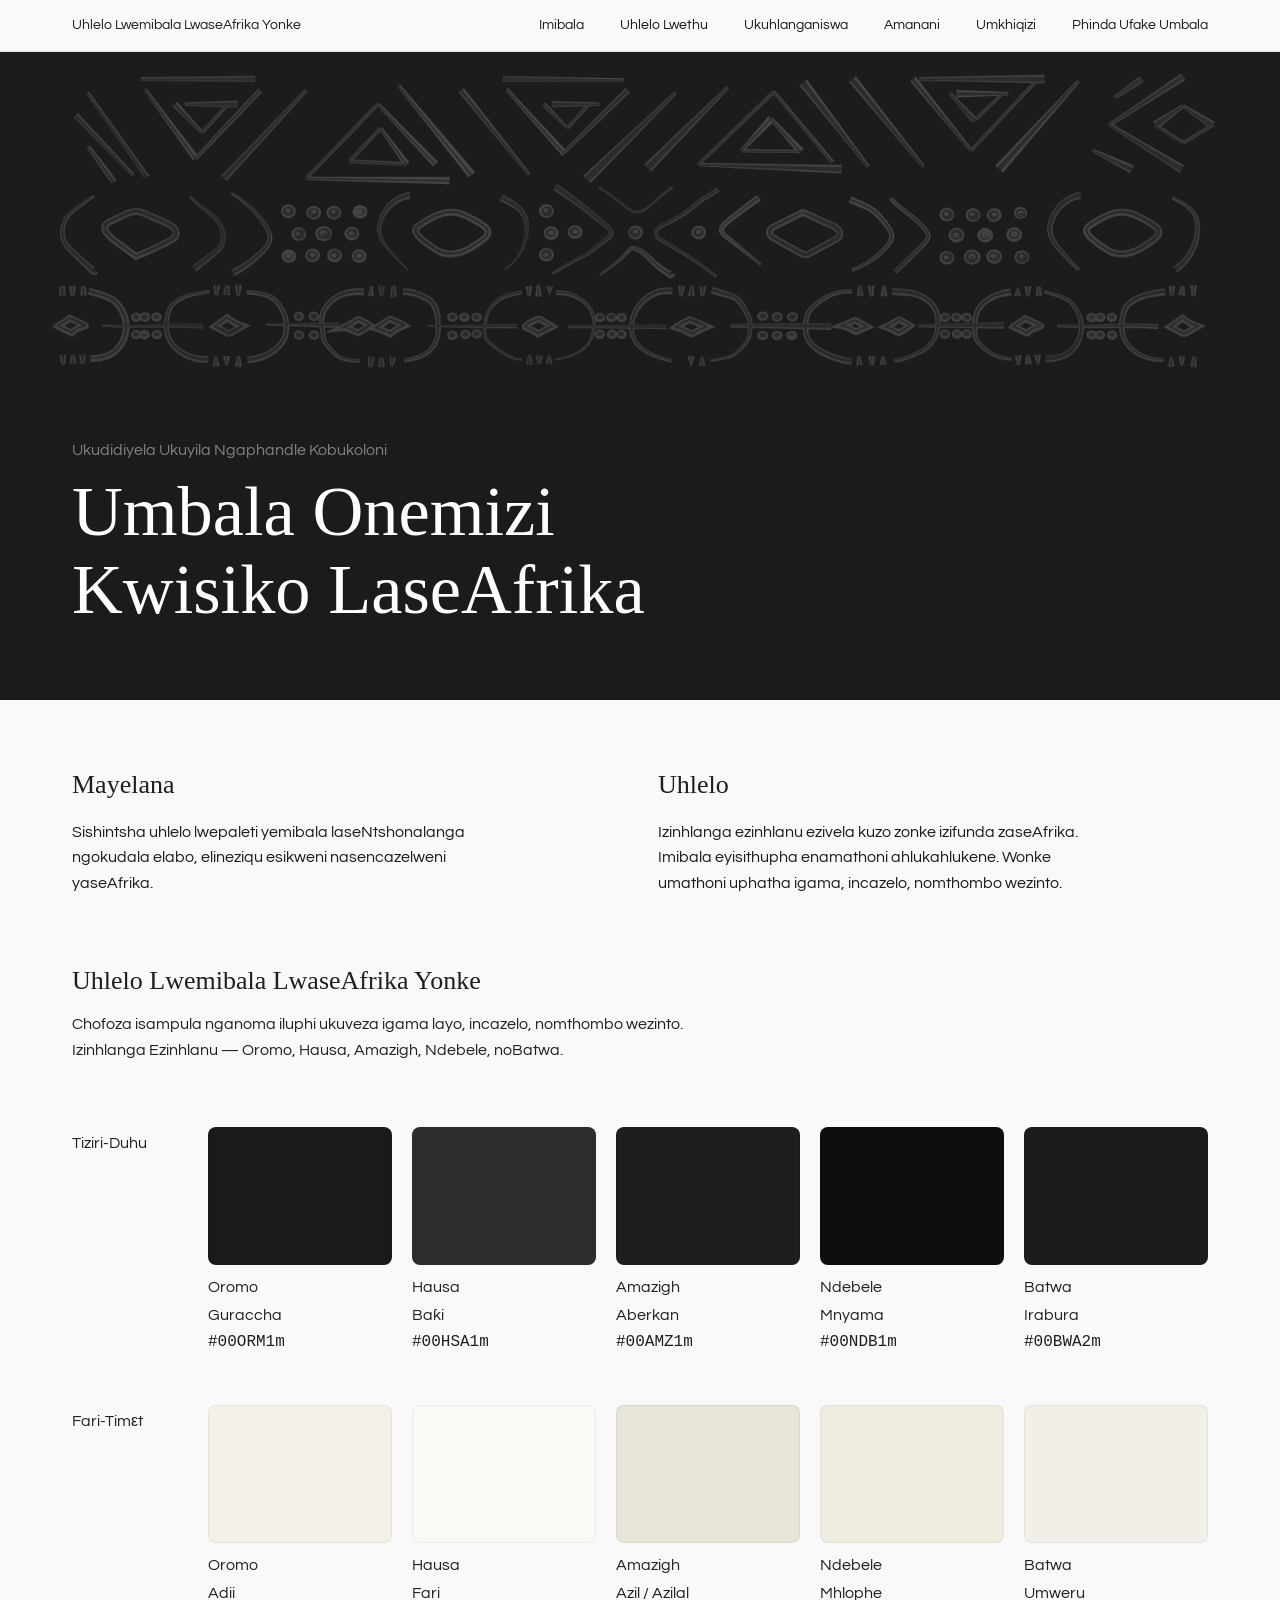
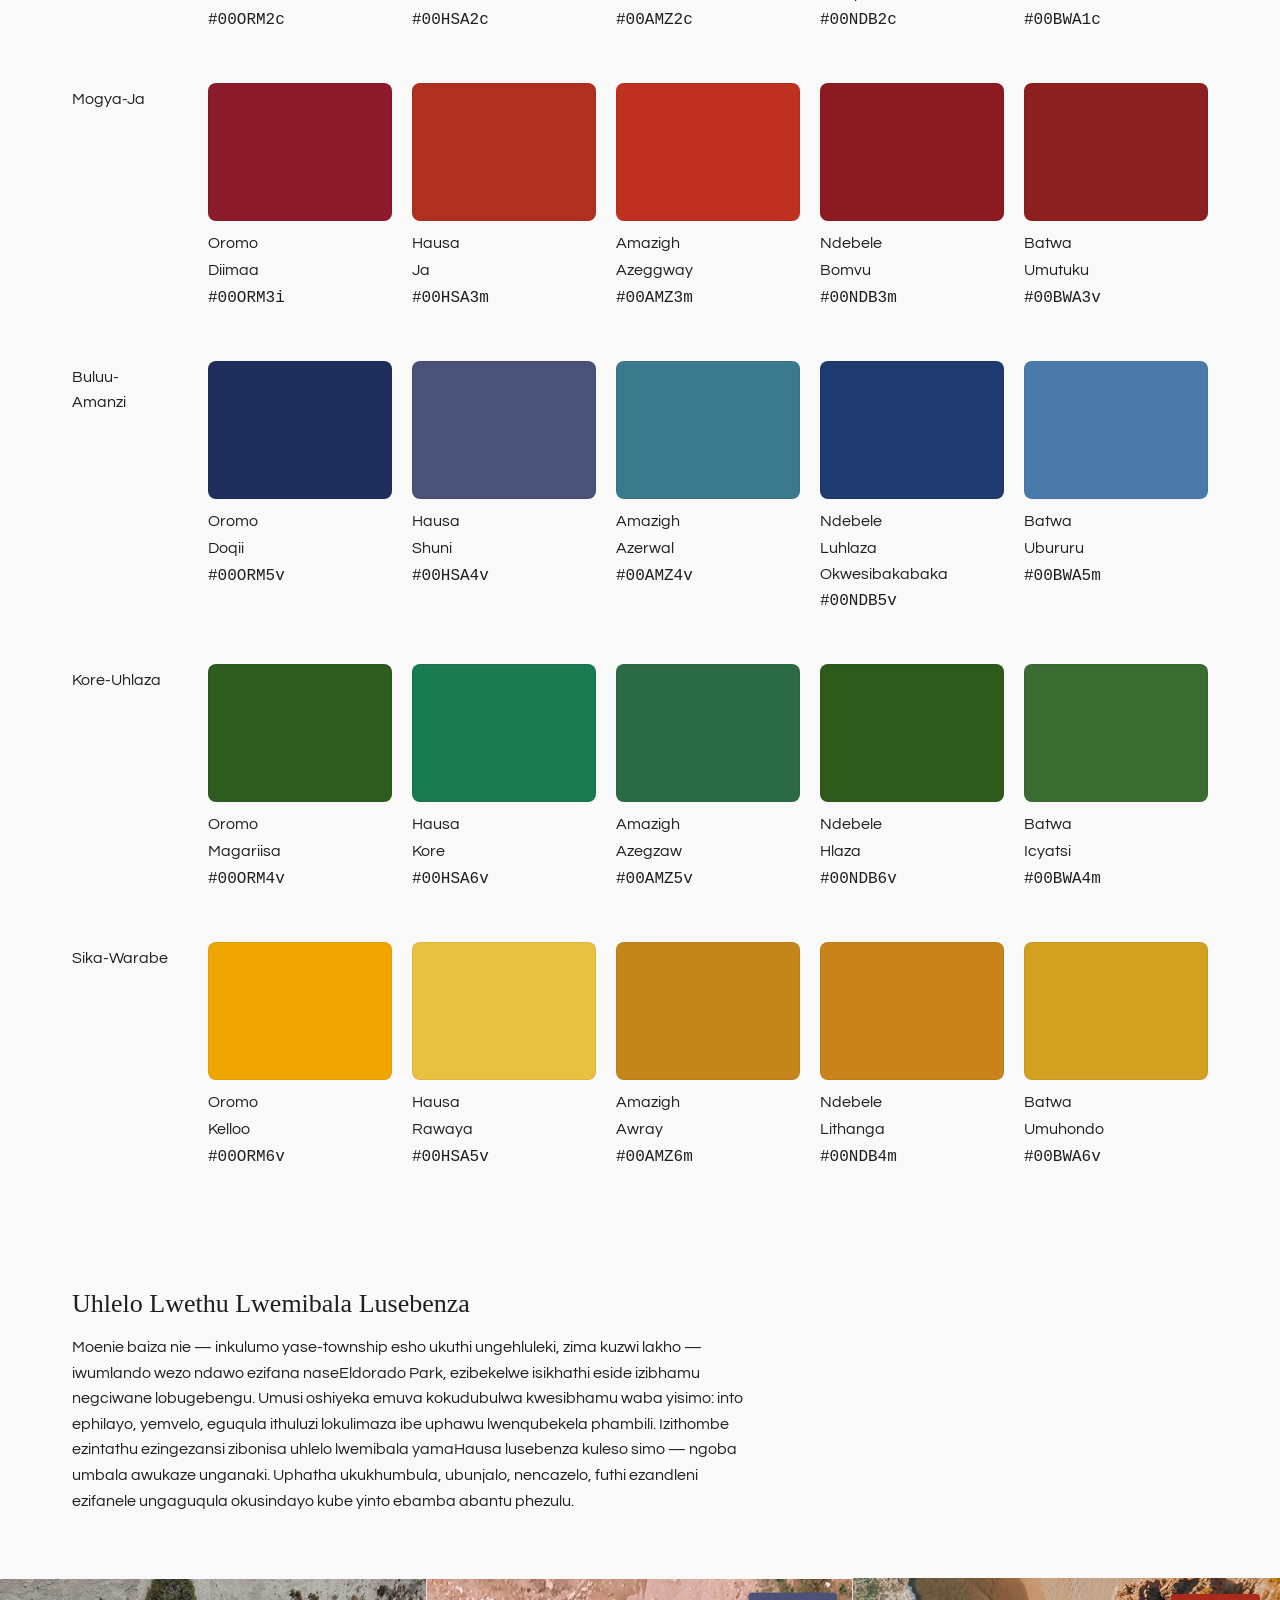
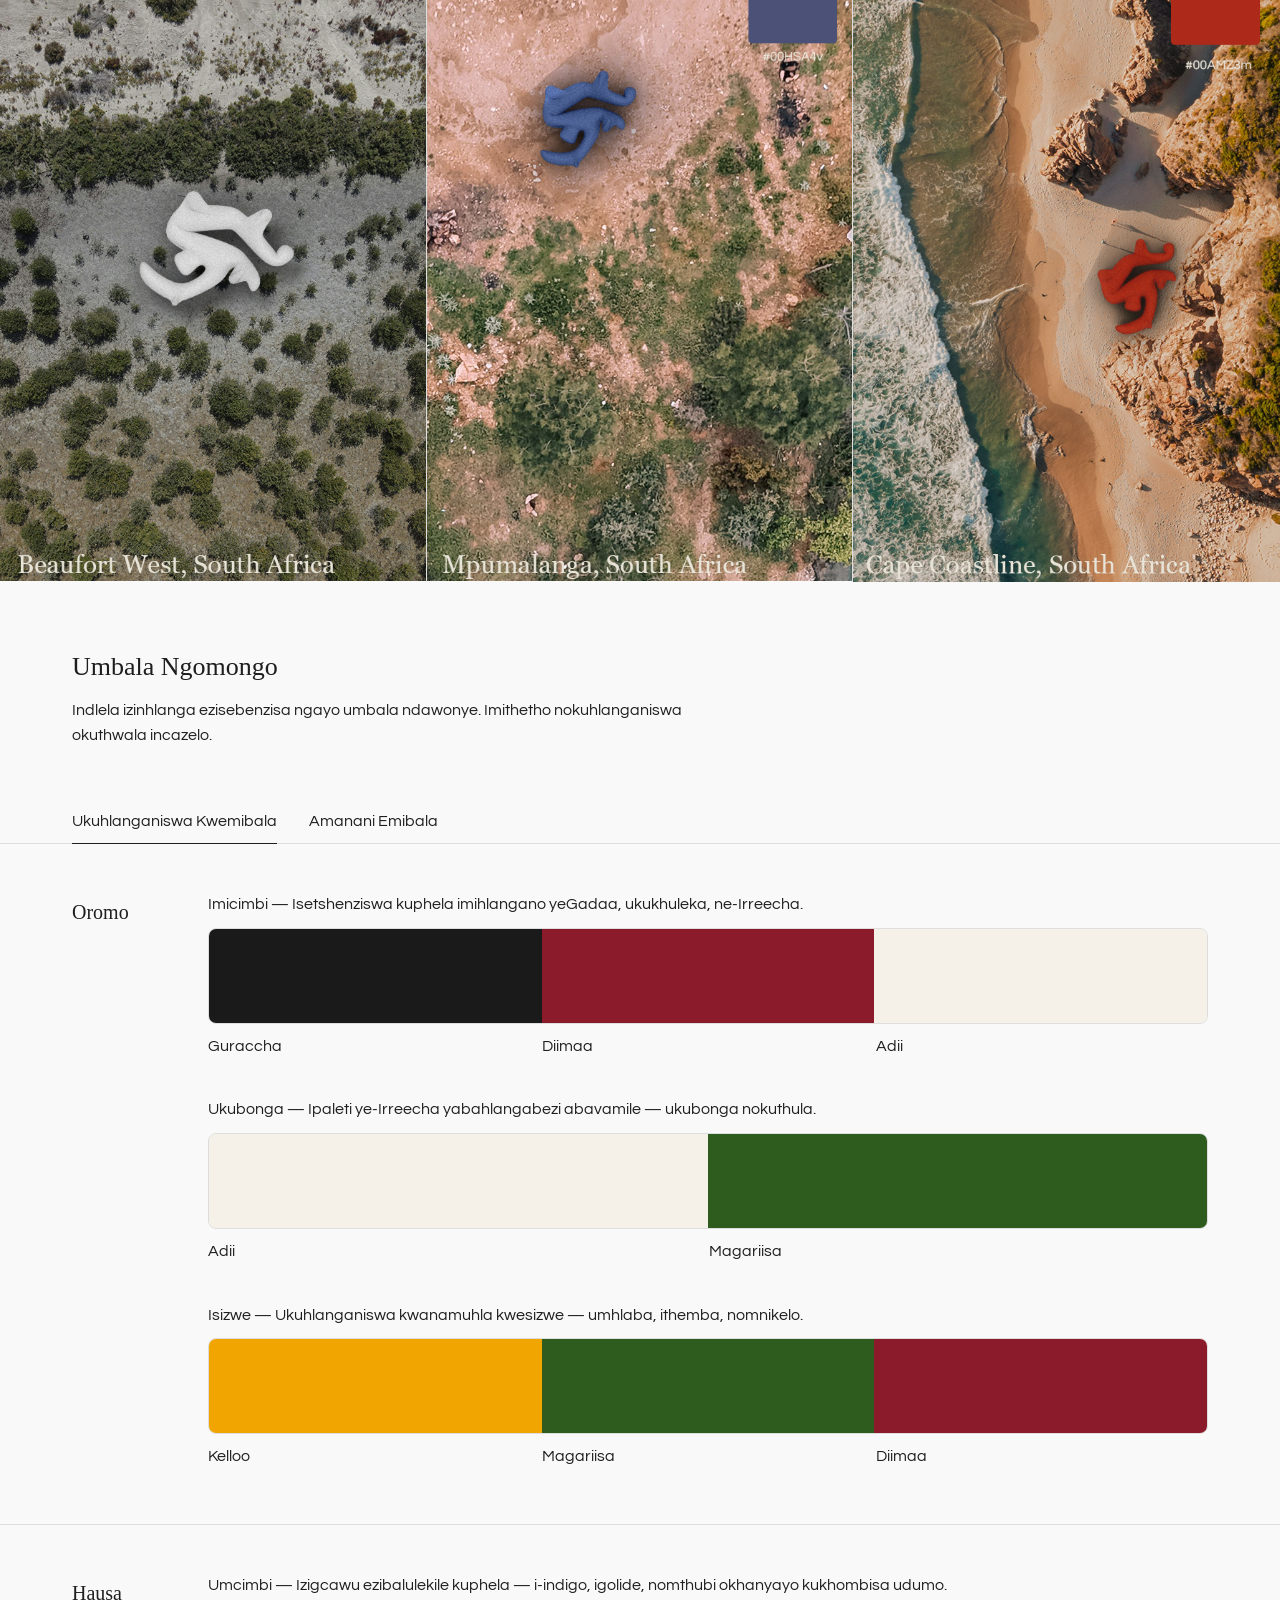
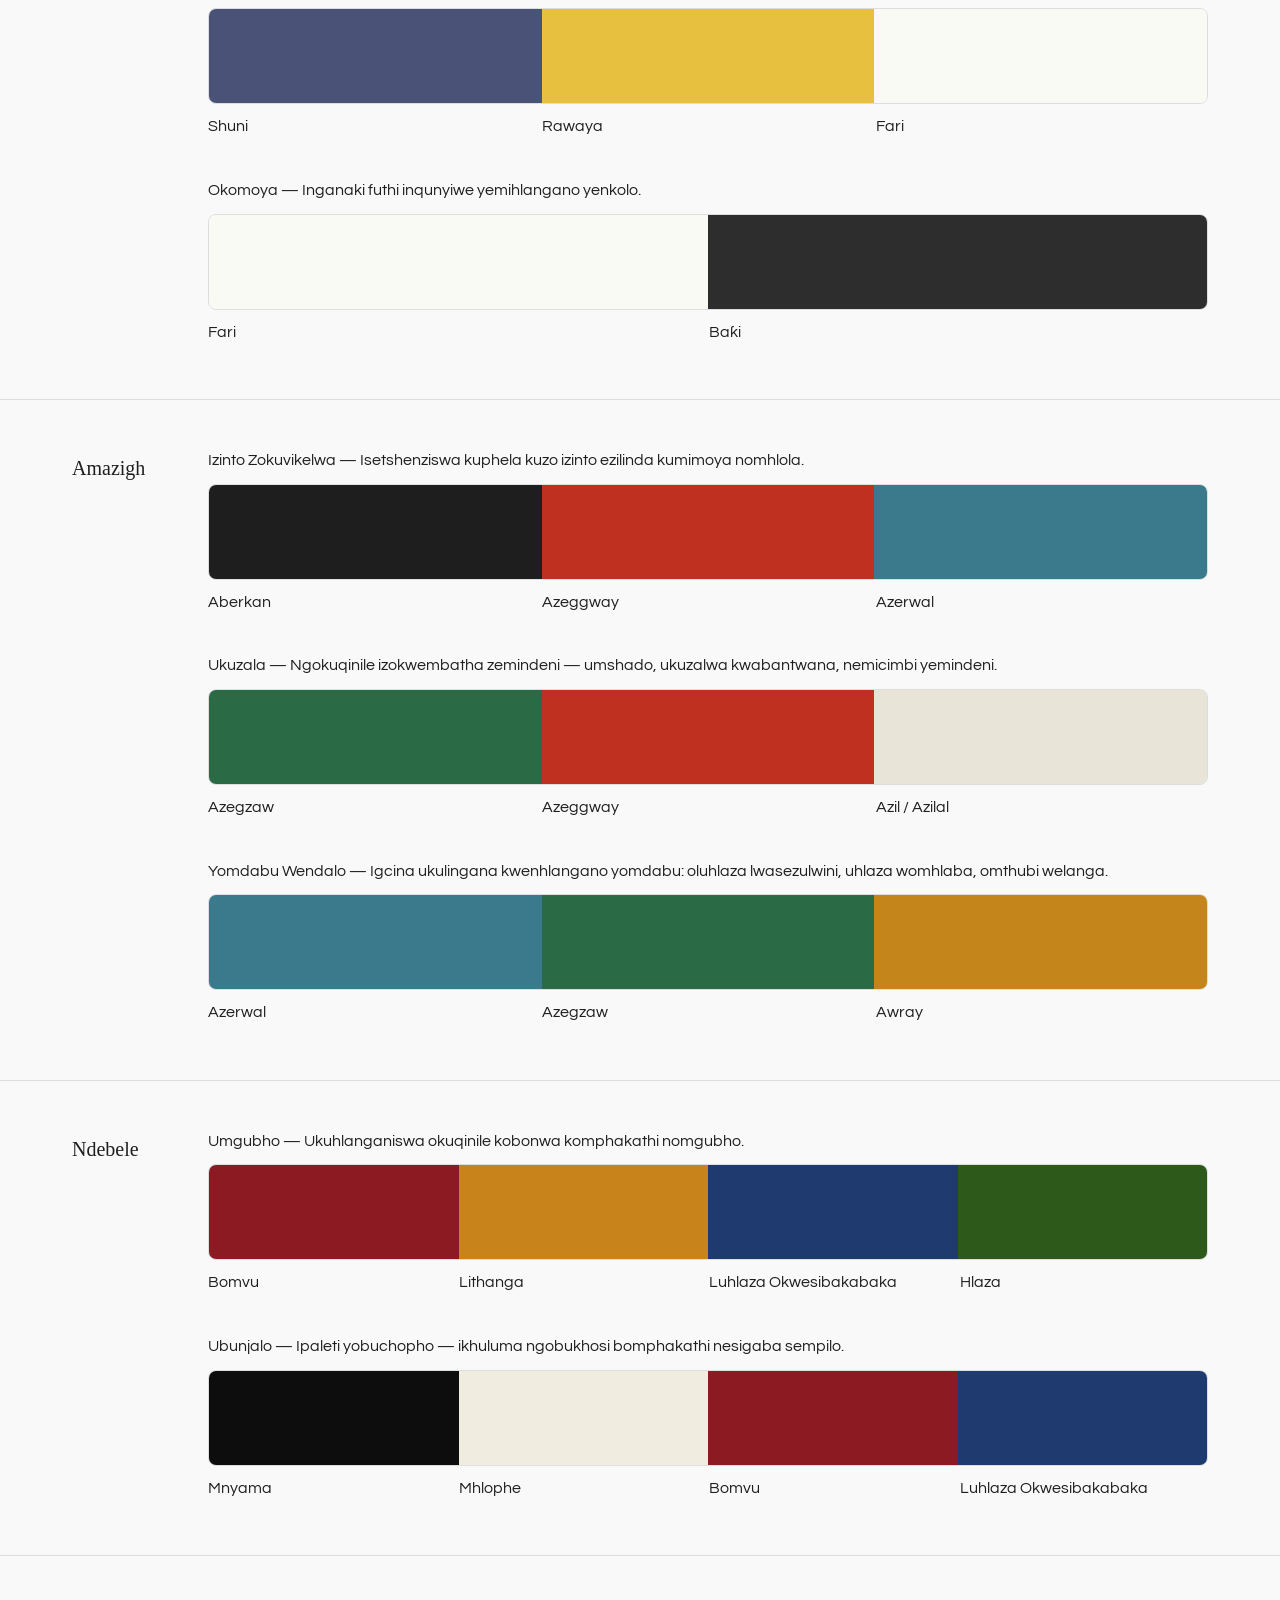
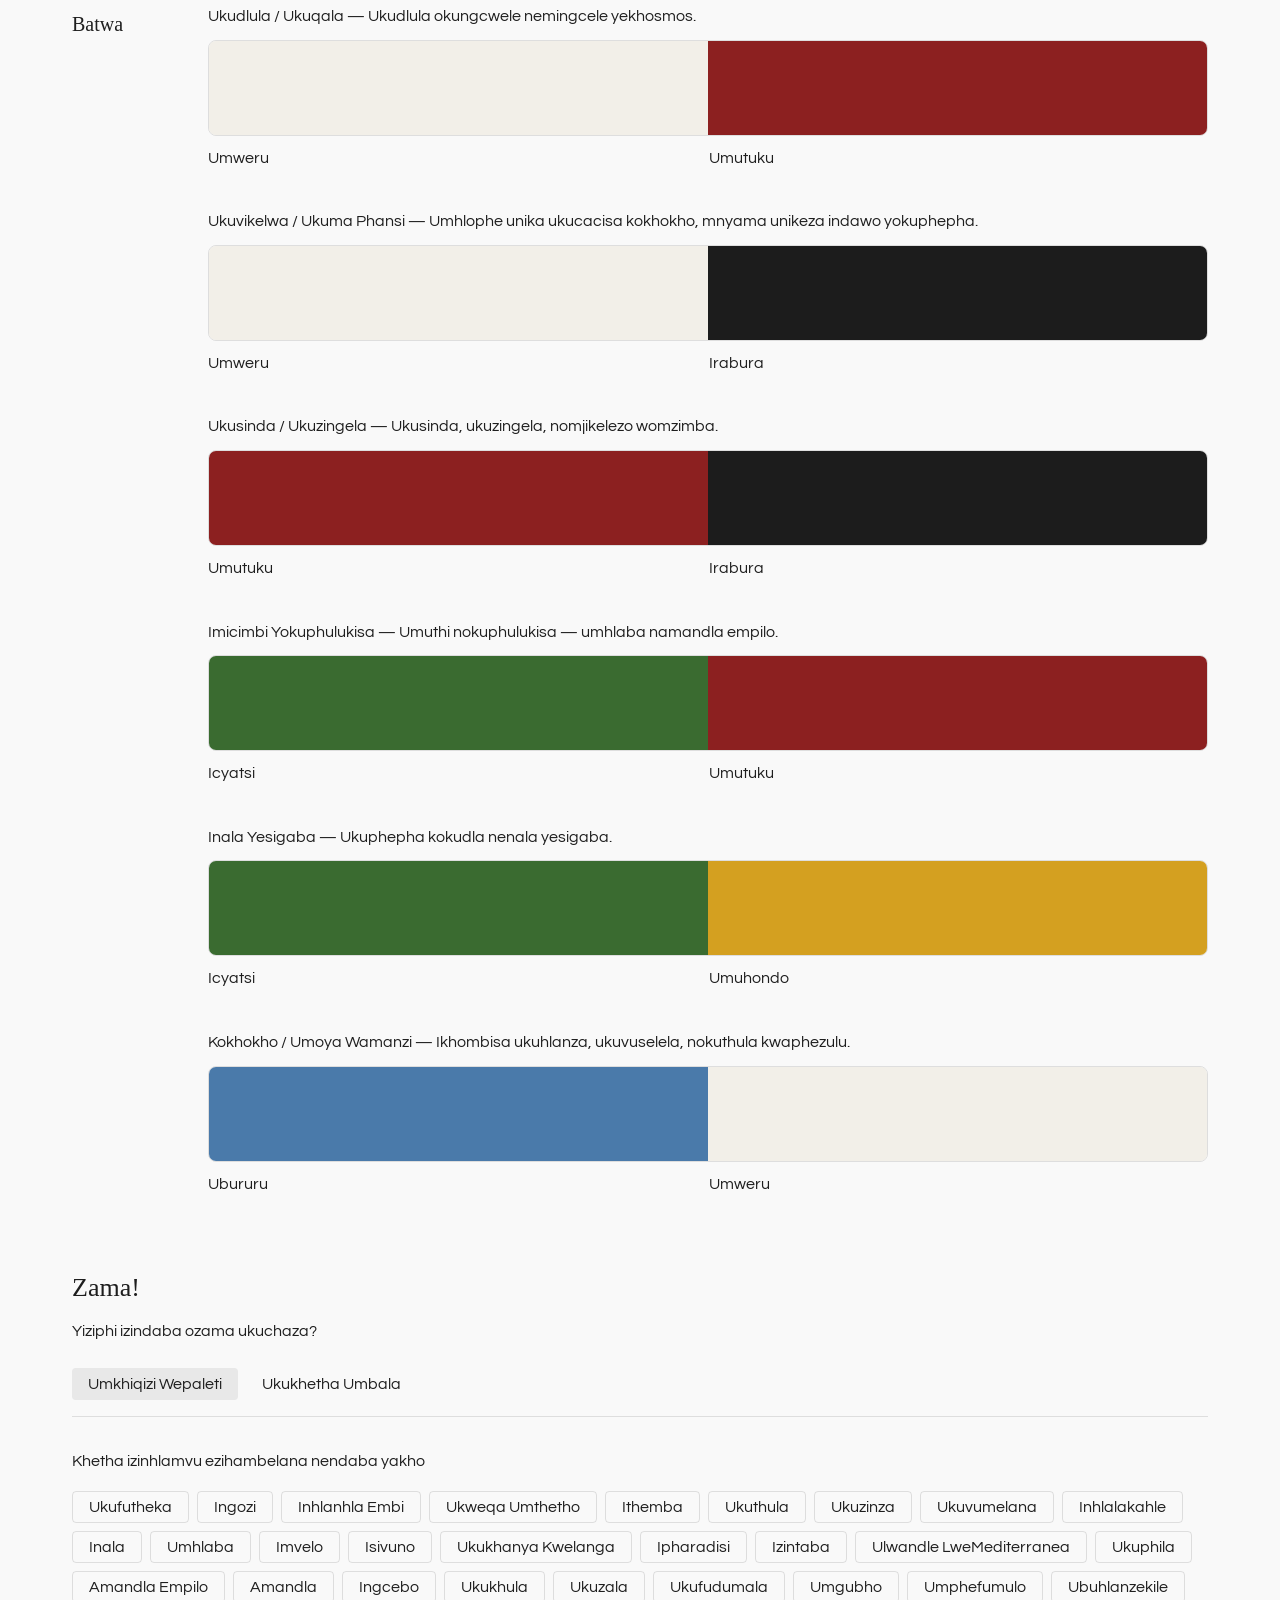
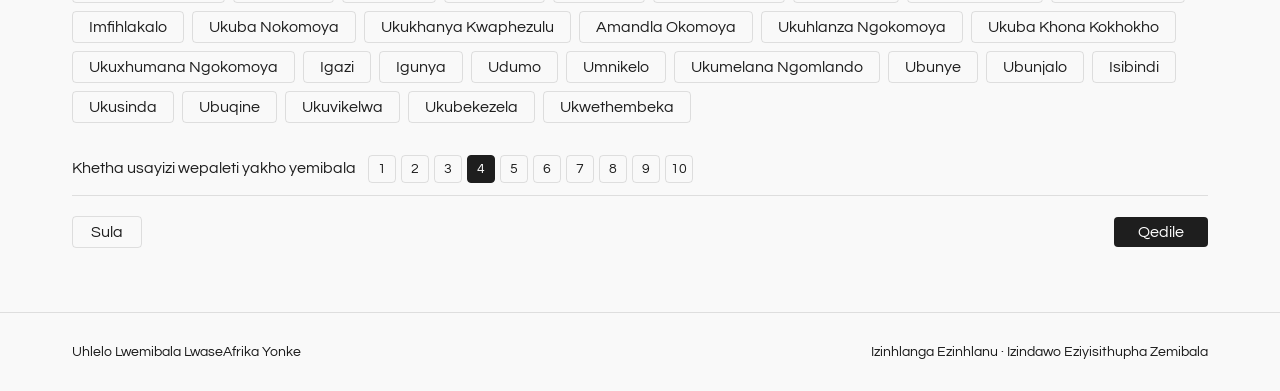
<file: index.html>
<!DOCTYPE html>
<html lang="zu">
<head>
  <meta charset="UTF-8" />
  <meta name="viewport" content="width=device-width, initial-scale=1.0" />
  <title>Uhlelo Lwemibala LwaseAfrika Yonke</title>
  <link rel="preconnect" href="https://fonts.googleapis.com" />
  <link rel="preconnect" href="https://fonts.gstatic.com" crossorigin />
  <link href="https://fonts.googleapis.com/css2?family=Kigelia&family=Questrial&display=swap" rel="stylesheet" />
  <link rel="stylesheet" href="styles.css?v=4" />
</head>
<body>

<!-- NAV -->
<nav class="nav">
  <a href="#" class="nav-logo">Uhlelo Lwemibala LwaseAfrika Yonke</a>
  <div class="nav-links">
    <a href="#colours">Imibala</a>
    <a href="our-system.html">Uhlelo Lwethu</a>
    <a href="#pairings" onclick="switchCtxTab('pairings-tab')">Ukuhlanganiswa</a>
    <a href="#pairings" onclick="switchCtxTab('values-tab')">Amanani</a>
    <a href="#generator">Umkhiqizi</a>
    <a href="#generator" onclick="switchGenTab('picker')">Phinda Ufake Umbala</a>
  </div>
</nav>

<!-- HERO -->
<section class="hero">
  <img class="hero-bg" src="HERO1.png" alt="" />
  <div class="hero-content">
    <p class="hero-eyebrow">Ukudidiyela Ukuyila Ngaphandle Kobukoloni</p>
    <h1>Umbala Onemizi<br>Kwisiko LaseAfrika</h1>
  </div>
</section>

<!-- INTRO / ABOUT -->
<section class="intro">
  <div class="intro-col">
    <p class="intro-label">Mayelana</p>
    <p>Sishintsha uhlelo lwepaleti yemibala laseNtshonalanga ngokudala elabo, elineziqu esikweni nasencazelweni yaseAfrika.</p>
  </div>
  <div class="intro-col">
    <p class="intro-label">Uhlelo</p>
    <p>Izinhlanga ezinhlanu ezivela kuzo zonke izifunda zaseAfrika. Imibala eyisithupha enamathoni ahlukahlukene. Wonke umathoni uphatha igama, incazelo, nomthombo wezinto.</p>
  </div>
</section>

<!-- COLOUR SYSTEM -->
<section id="colours" class="colours-section">
  <div class="section-header">
    <h2>Uhlelo Lwemibala LwaseAfrika Yonke</h2>
    <p>Chofoza isampula nganoma iluphi ukuveza igama layo, incazelo, nomthombo wezinto. Izinhlanga Ezinhlanu — Oromo, Hausa, Amazigh, Ndebele, noBatwa.</p>
  </div>
  <div class="colour-grid" id="colour-grid"></div>
</section>

<!-- OUR COLOUR SYSTEM APPLIED — ARTWORK (3 images) -->
<section class="applied-section">
  <div class="section-header">
    <h2>Uhlelo Lwethu Lwemibala Lusebenza</h2>
    <p>Moenie baiza nie — inkulumo yase-township esho ukuthi ungehluleki, zima kuzwi lakho — iwumlando wezo ndawo ezifana naseEldorado Park, ezibekelwe isikhathi eside izibhamu negciwane lobugebengu. Umusi oshiyeka emuva kokudubulwa kwesibhamu waba yisimo: into ephilayo, yemvelo, eguqula ithuluzi lokulimaza ibe uphawu lwenqubekela phambili. Izithombe ezintathu ezingezansi zibonisa uhlelo lwemibala yamaHausa lusebenza kuleso simo — ngoba umbala awukaze unganaki. Uphatha ukukhumbula, ubunjalo, nencazelo, futhi ezandleni ezifanele ungaguqula okusindayo kube yinto ebamba abantu phezulu.</p>
  </div>
  <div class="proof-3up">
    <div class="proof-block proof-block--tall">
      <img src="Artwork 1.png" alt="Imisebenzi 1" onerror="this.style.display='none';this.parentElement.setAttribute('data-empty','true')" />
    </div>
    <div class="proof-block proof-block--tall">
      <img src="Artwork 2.png" alt="Imisebenzi 2" onerror="this.style.display='none';this.parentElement.setAttribute('data-empty','true')" />
    </div>
    <div class="proof-block proof-block--tall">
      <img src="Artwork 3.png" alt="Imisebenzi 3" onerror="this.style.display='none';this.parentElement.setAttribute('data-empty','true')" />
    </div>
  </div>

</section>

<!-- COLOUR IN CONTEXT — PAIRINGS + VALUES AS TABS -->
<section id="pairings" class="pairings-section">
  <div class="section-header">
    <h2>Umbala Ngomongo</h2>
    <p>Indlela izinhlanga ezisebenzisa ngayo umbala ndawonye. Imithetho nokuhlanganiswa okuthwala incazelo.</p>
  </div>

  <div class="context-tabs" id="context-tabs">
    <button class="context-tab active" data-ctx="pairings-tab">Ukuhlanganiswa Kwemibala</button>
    <button class="context-tab" data-ctx="values-tab">Amanani Emibala</button>
  </div>

  <div id="pairings-tab" class="context-tab-content active">
    <div id="pairings-content"></div>
  </div>

  <div id="values-tab" class="context-tab-content">
    <div class="section-header" style="padding-top:40px;">
      <p>Imibala yamaNdebele eqinisiwe kusukela kwasokusenjwa kuya emnyameni, kulandela izinyathelo eziyishumi zamatoni.</p>
    </div>
    <div id="values-content"></div>
    <div class="section-header" style="padding-top:40px;">
      <p>Imibala yamaNdebele ekhulisiwe ngokomoya kusukela kwasokusenjwa kuya emhlophe, kulandela izinyathelo eziyishumi zamatoni.</p>
    </div>
    <div id="values-content-white"></div>
  </div>
</section>


<!-- GENERATOR -->
<section id="generator" class="generator-section">
  <div class="section-header">
    <h2>Zama!</h2>
    <p>Yiziphi izindaba ozama ukuchaza?</p>
  </div>

  <div class="generator-body">
    <div class="generator-tabs">
      <button class="gen-tab active" data-tab="consultation">Umkhiqizi Wepaleti</button>
      <button class="gen-tab" data-tab="picker">Ukukhetha Umbala</button>
    </div>

    <div id="consultation-tab" class="gen-tab-content active">
      <p class="gen-instruction">Khetha izinhlamvu ezihambelana nendaba yakho</p>
      <div id="meaning-buttons" class="meaning-buttons"></div>
      <div class="gen-size-row">
        <p class="gen-size-label">Khetha usayizi wepaleti yakho yemibala</p>
        <div id="size-buttons" class="size-buttons"></div>
      </div>
      <div class="gen-controls">
        <div class="gen-controls-row">
          <button id="clear-btn" class="gen-btn-clear">Sula</button>
          <button id="generate-btn" class="gen-btn-done">Qedile</button>
        </div>
      </div>
      <div id="generated-palette" class="generated-palette"></div>
    </div>

    <div id="picker-tab" class="gen-tab-content">
      <div class="picker-layout">
        <div class="picker-left">
          <p class="picker-hint">Chofoza indawo bese uchofoza umbala evolveni yemibala ukuwusebenzisa.</p>
          <label for="image-upload">Layisha isithombe</label>
          <input type="file" id="image-upload" accept="image/*" />
          <canvas id="artwork-canvas"></canvas>
          <button class="picker-reset-btn" id="picker-reset-btn">Buyisela isithombe</button>
        </div>
        <div class="picker-right">
          <canvas id="wheel-canvas"></canvas>
        </div>
      </div>
    </div>
  </div>
</section>

<!-- FOOTER -->
<footer>
  <p>Uhlelo Lwemibala LwaseAfrika Yonke</p>
  <p>Izinhlanga Ezinhlanu · Izindawo Eziyisithupha Zemibala</p>
</footer>

<!-- SWATCH TOOLTIP -->
<div class="tooltip-overlay" id="tooltip" onclick="closeTooltip(event)">
  <div class="tooltip-card" onclick="event.stopPropagation()">
    <button class="tooltip-close" onclick="closeTooltip()">×</button>
    <div class="tooltip-swatch" id="tooltip-swatch"></div>
    <div class="tooltip-tribe" id="tooltip-tribe"></div>
    <h3 class="tooltip-name" id="tooltip-name"></h3>
    <p class="tooltip-hex" id="tooltip-hex"></p>
    <div class="tooltip-row">
      <div>
        <p class="tooltip-label">Incazelo</p>
        <p class="tooltip-text" id="tooltip-meaning"></p>
      </div>
      <div>
        <p class="tooltip-label">Umthombo Wezinto</p>
        <p class="tooltip-text" id="tooltip-origin"></p>
      </div>
    </div>
  </div>
</div>

<script src="scripts.js?v=4"></script>
</body>
</html>
</file>
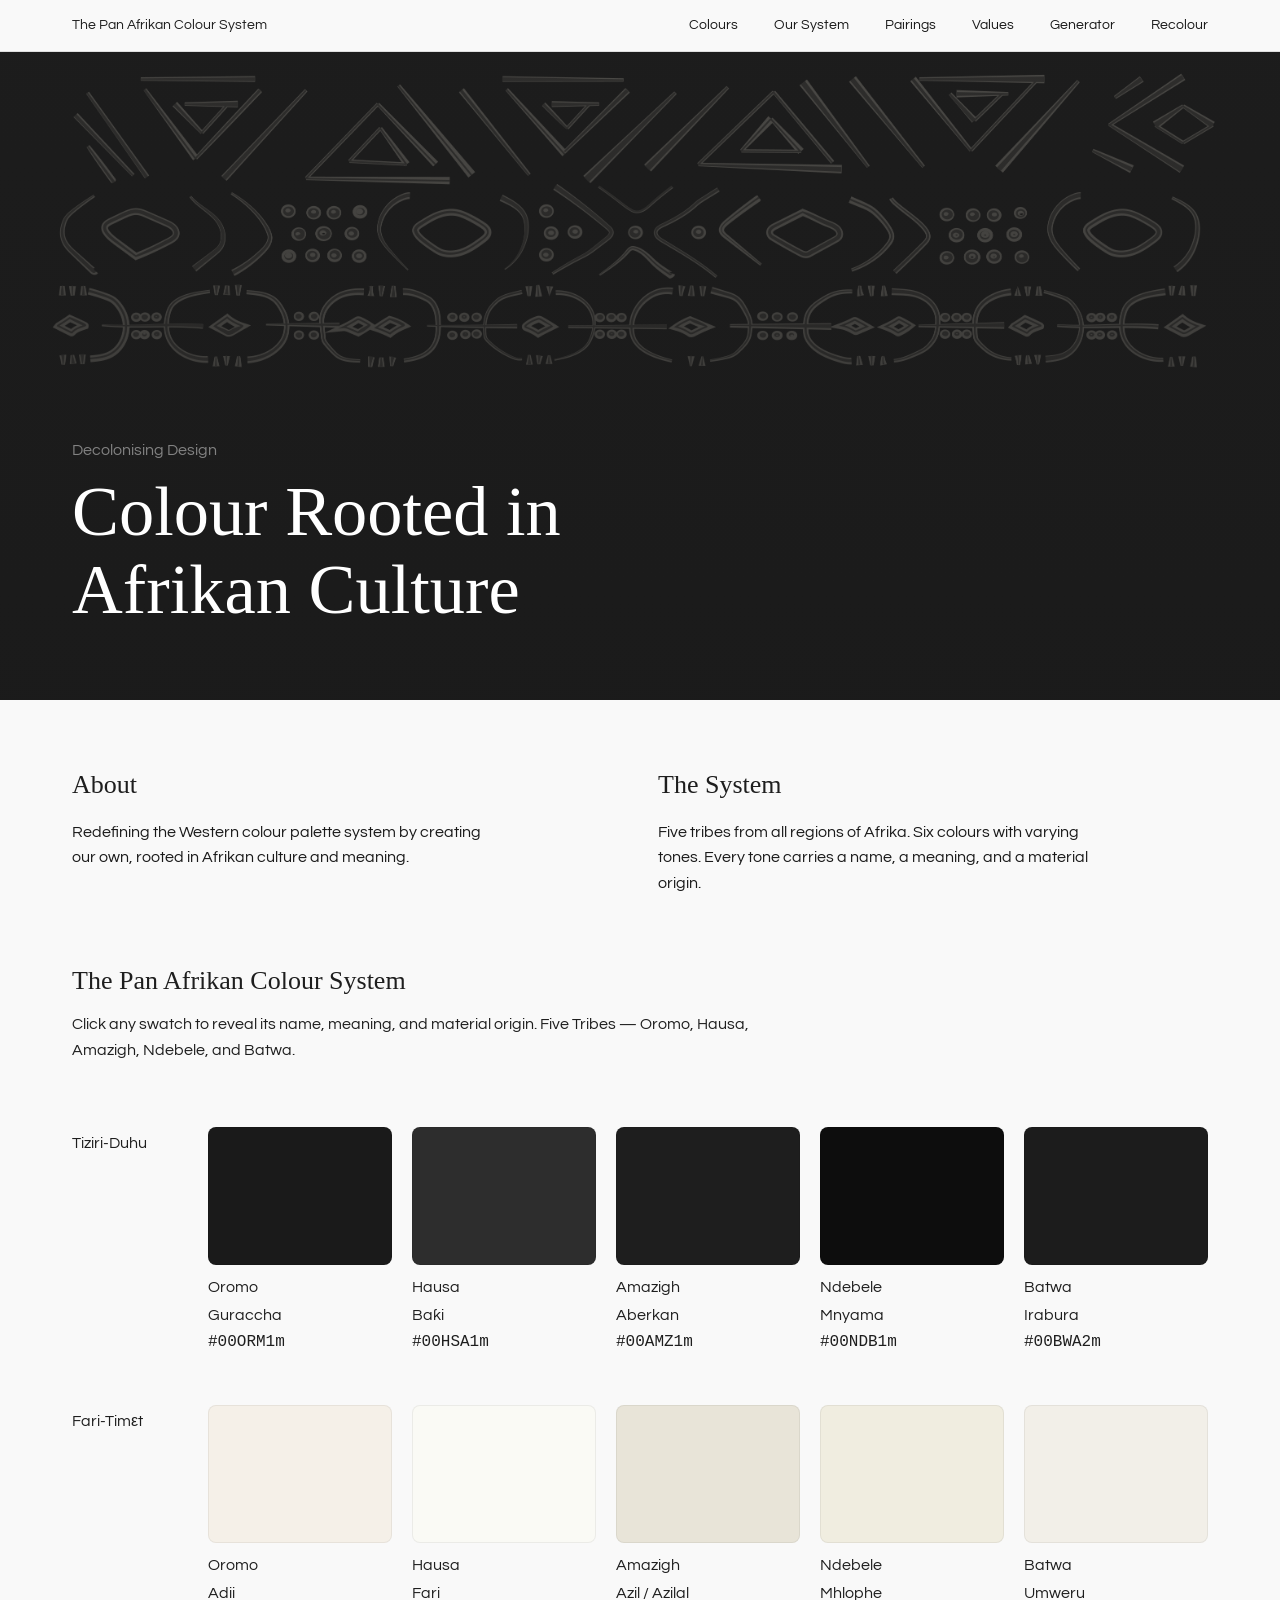
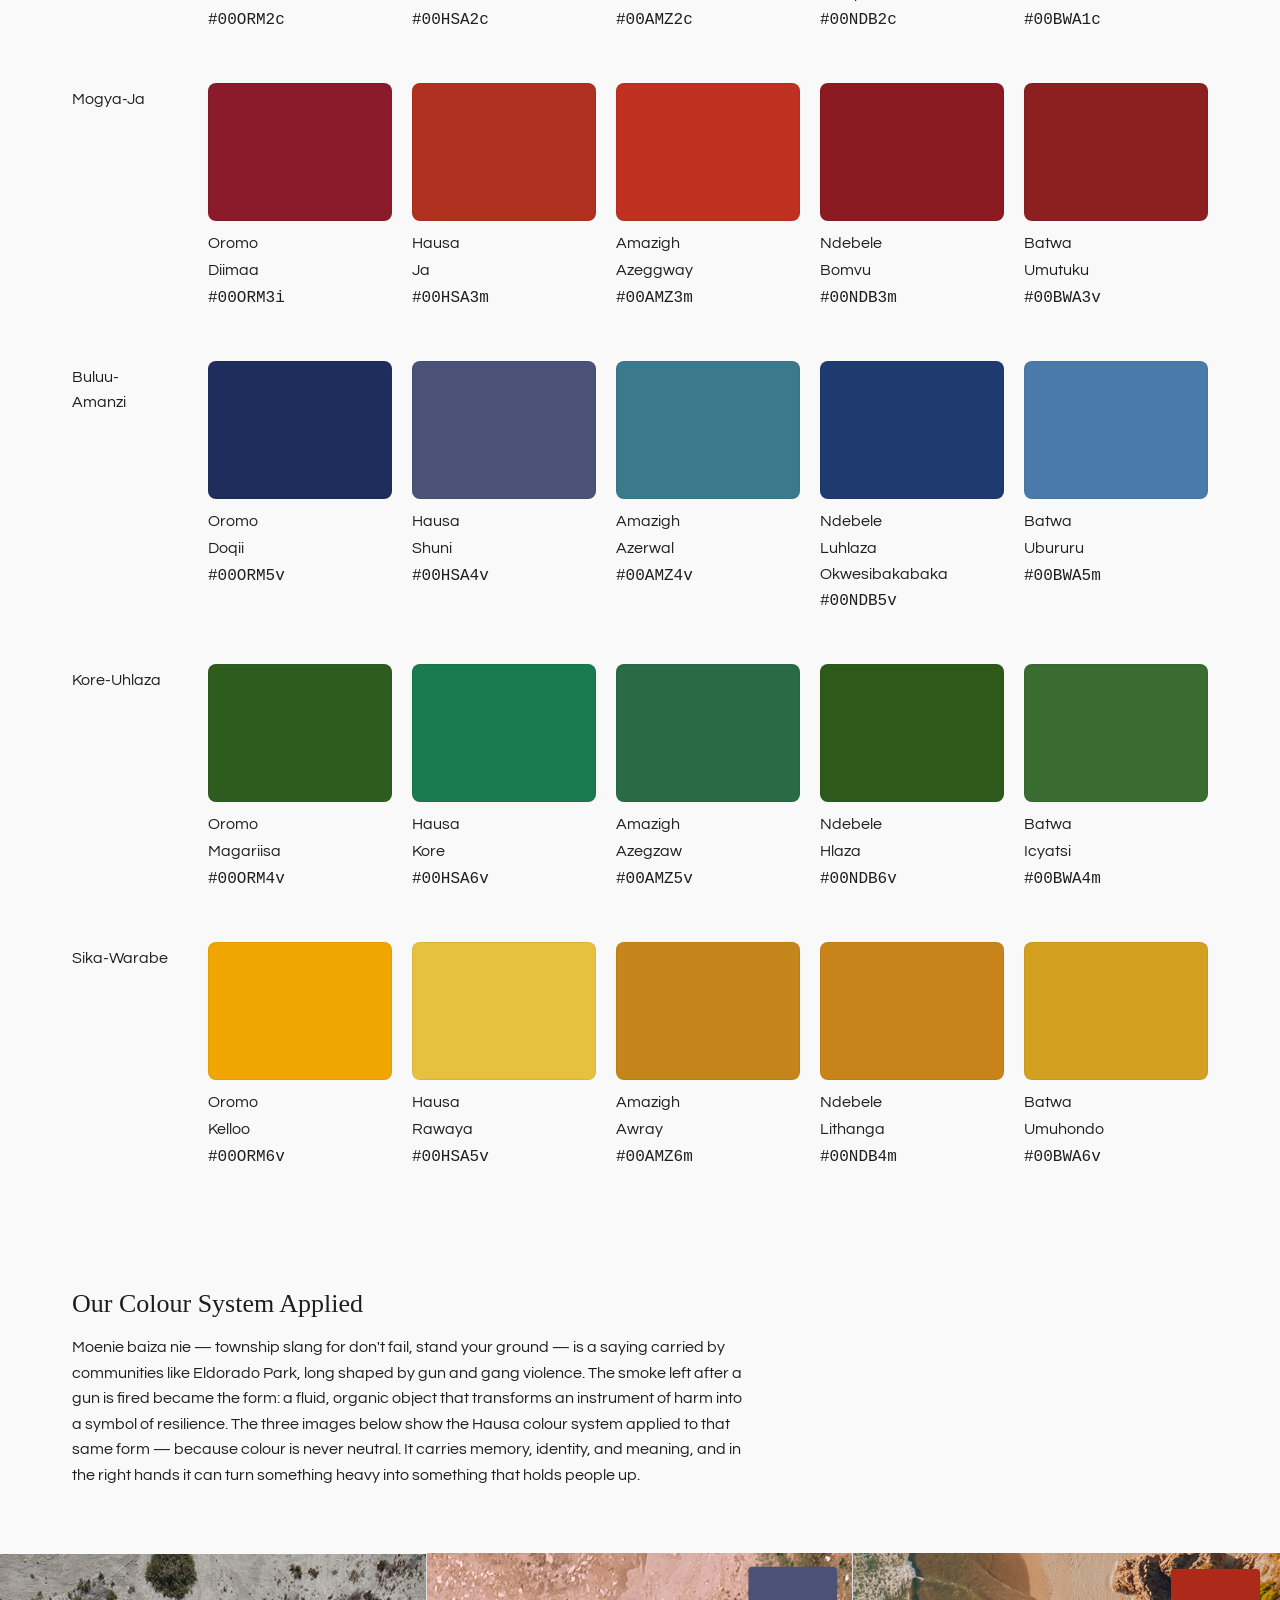
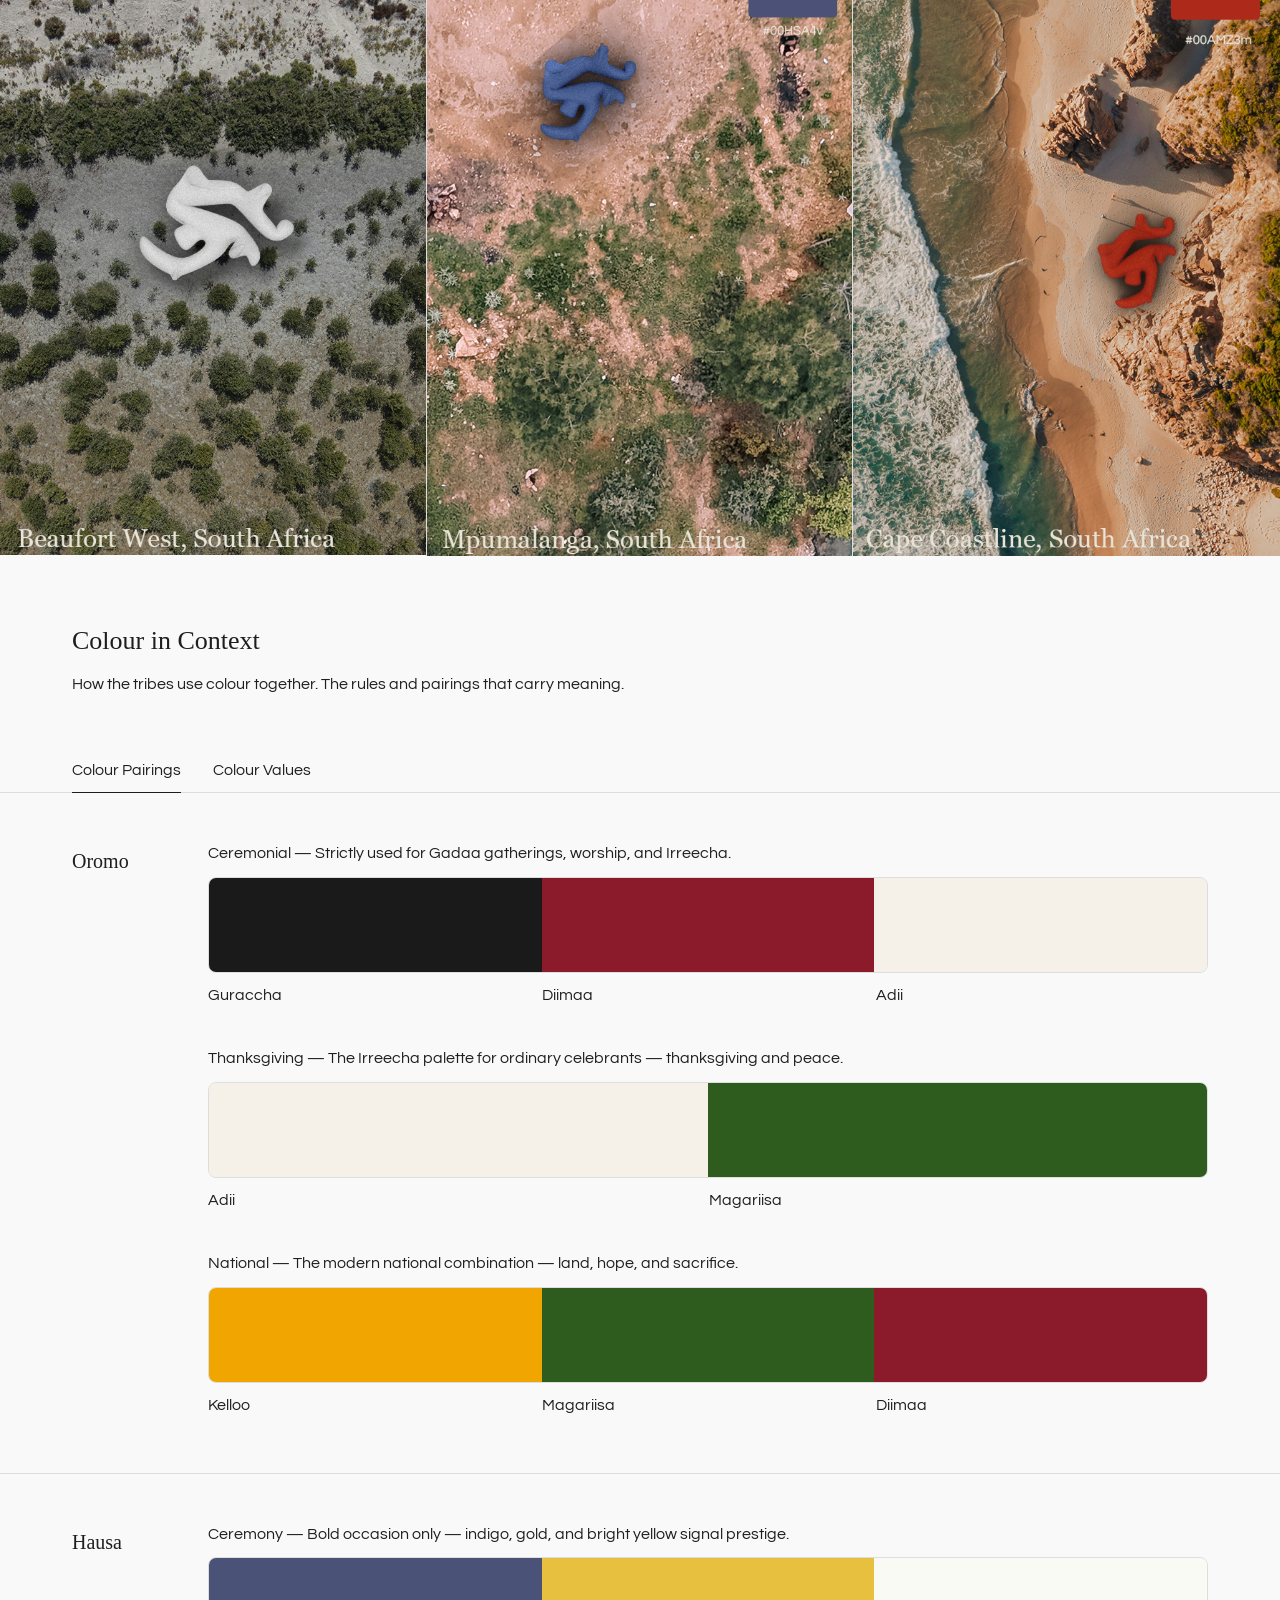
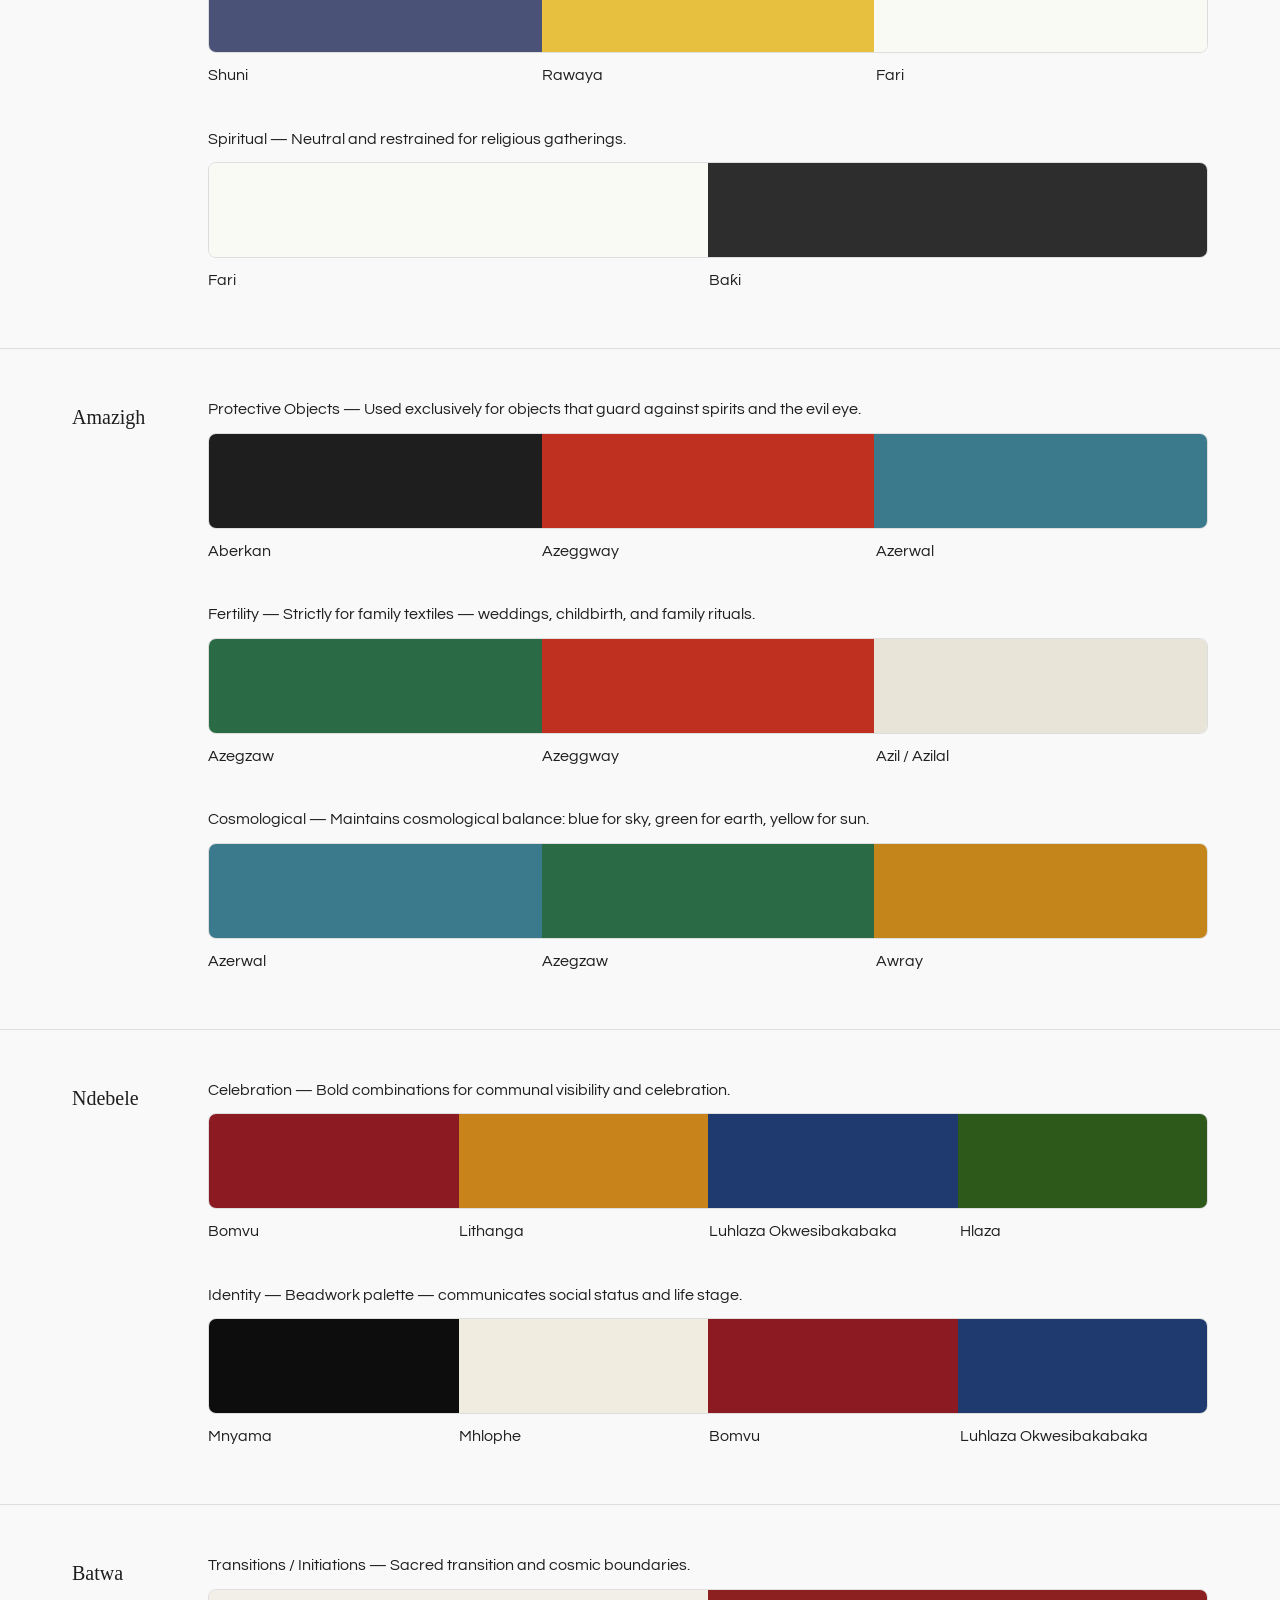
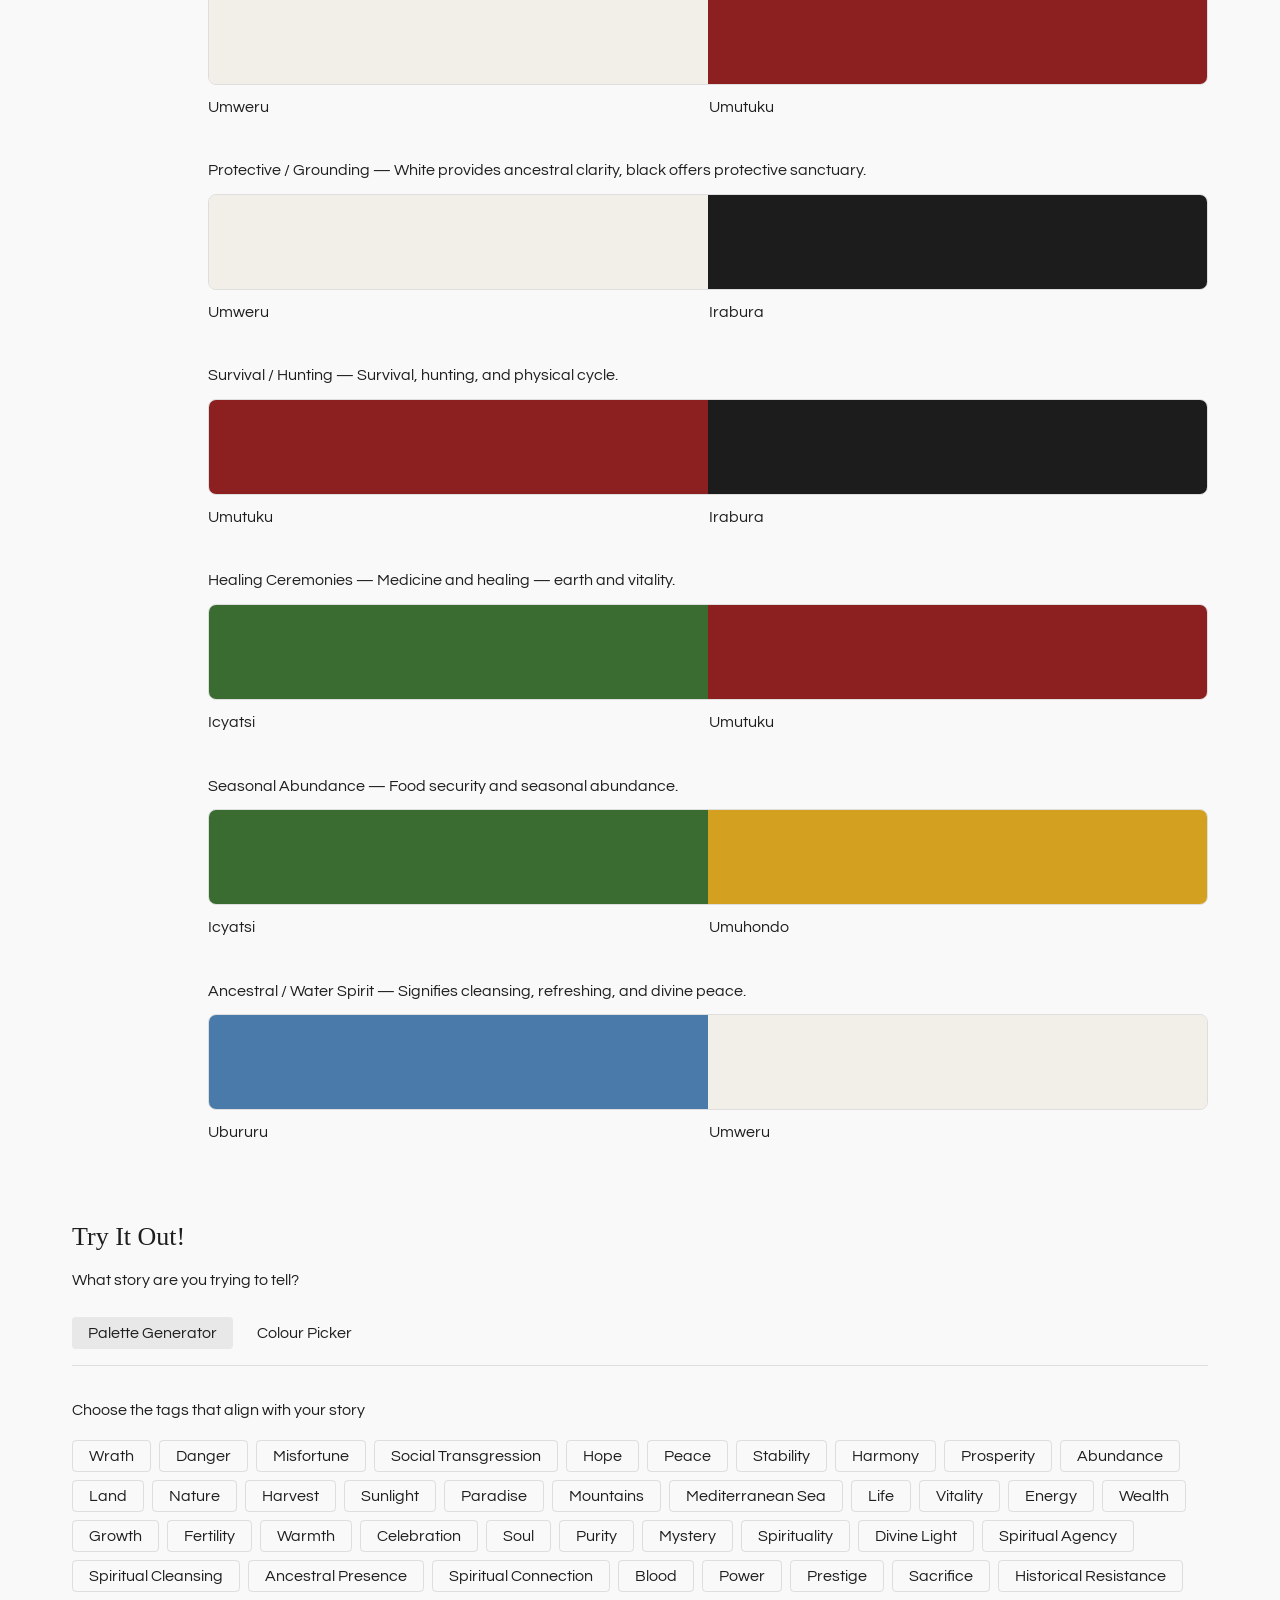
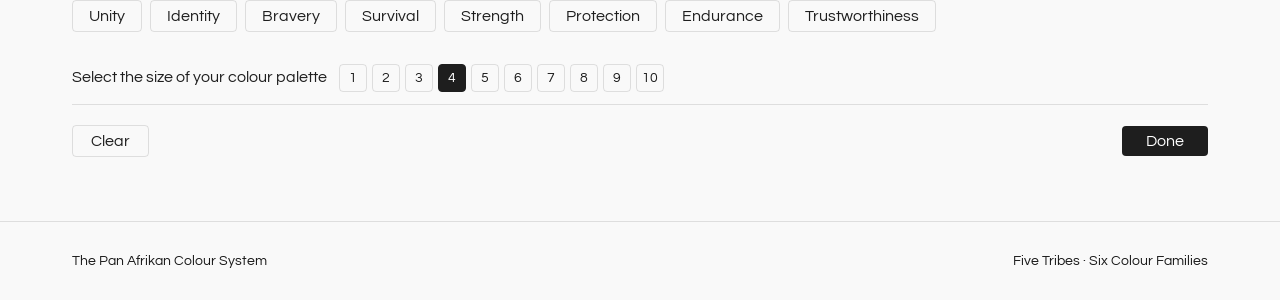
<file: index-en.html>
<!DOCTYPE html>
<html lang="en">
<head>
  <meta charset="UTF-8" />
  <meta name="viewport" content="width=device-width, initial-scale=1.0" />
  <title>The Pan Afrikan Colour System</title>
  <link rel="preconnect" href="https://fonts.googleapis.com" />
  <link rel="preconnect" href="https://fonts.gstatic.com" crossorigin />
  <link href="https://fonts.googleapis.com/css2?family=Kigelia&family=Questrial&display=swap" rel="stylesheet" />
  <link rel="stylesheet" href="styles.css?v=4" />
</head>
<body>

<!-- NAV -->
<nav class="nav">
  <a href="#" class="nav-logo">The Pan Afrikan Colour System</a>
  <div class="nav-links">
    <a href="#colours">Colours</a>
    <a href="our-system-en.html">Our System</a>
    <a href="#pairings" onclick="switchCtxTab('pairings-tab')">Pairings</a>
    <a href="#pairings" onclick="switchCtxTab('values-tab')">Values</a>
    <a href="#generator">Generator</a>
    <a href="#generator" onclick="switchGenTab('picker')">Recolour</a>
  </div>
</nav>

<!-- HERO -->
<section class="hero">
  <img class="hero-bg" src="HERO1.png" alt="" />
  <div class="hero-content">
    <p class="hero-eyebrow">Decolonising Design</p>
    <h1>Colour Rooted in<br>Afrikan Culture</h1>
  </div>
</section>

<!-- INTRO / ABOUT -->
<section class="intro">
  <div class="intro-col">
    <p class="intro-label">About</p>
    <p>Redefining the Western colour palette system by creating our own, rooted in Afrikan culture and meaning.</p>
  </div>
  <div class="intro-col">
    <p class="intro-label">The System</p>
    <p>Five tribes from all regions of Afrika. Six colours with varying tones. Every tone carries a name, a meaning, and a material origin.</p>
  </div>
</section>

<!-- COLOUR SYSTEM -->
<section id="colours" class="colours-section">
  <div class="section-header">
    <h2>The Pan Afrikan Colour System</h2>
    <p>Click any swatch to reveal its name, meaning, and material origin. Five Tribes — Oromo, Hausa, Amazigh, Ndebele, and Batwa.</p>
  </div>
  <div class="colour-grid" id="colour-grid"></div>
</section>

<!-- OUR COLOUR SYSTEM APPLIED — ARTWORK (3 images) -->
<section class="applied-section">
  <div class="section-header">
    <h2>Our Colour System Applied</h2>
    <p>Moenie baiza nie — township slang for don't fail, stand your ground — is a saying carried by communities like Eldorado Park, long shaped by gun and gang violence. The smoke left after a gun is fired became the form: a fluid, organic object that transforms an instrument of harm into a symbol of resilience. The three images below show the Hausa colour system applied to that same form — because colour is never neutral. It carries memory, identity, and meaning, and in the right hands it can turn something heavy into something that holds people up.</p>
  </div>
  <div class="proof-3up">
    <div class="proof-block proof-block--tall">
      <img src="Artwork 1.png" alt="Artwork 1" onerror="this.style.display='none';this.parentElement.setAttribute('data-empty','true')" />
    </div>
    <div class="proof-block proof-block--tall">
      <img src="Artwork 2.png" alt="Artwork 2" onerror="this.style.display='none';this.parentElement.setAttribute('data-empty','true')" />
    </div>
    <div class="proof-block proof-block--tall">
      <img src="Artwork 3.png" alt="Artwork 3" onerror="this.style.display='none';this.parentElement.setAttribute('data-empty','true')" />
    </div>
  </div>

</section>

<!-- COLOUR IN CONTEXT — PAIRINGS + VALUES AS TABS -->
<section id="pairings" class="pairings-section">
  <div class="section-header">
    <h2>Colour in Context</h2>
    <p>How the tribes use colour together. The rules and pairings that carry meaning.</p>
  </div>

  <div class="context-tabs" id="context-tabs">
    <button class="context-tab active" data-ctx="pairings-tab">Colour Pairings</button>
    <button class="context-tab" data-ctx="values-tab">Colour Values</button>
  </div>

  <div id="pairings-tab" class="context-tab-content active">
    <div id="pairings-content"></div>
  </div>

  <div id="values-tab" class="context-tab-content">
    <div class="section-header" style="padding-top:40px;">
      <p>Ndebele colours strengthened from original to black, across ten tonal steps.</p>
    </div>
    <div id="values-content"></div>
    <div class="section-header" style="padding-top:40px;">
      <p>Ndebele colours spiritually enhanced from original to white, across ten tonal steps.</p>
    </div>
    <div id="values-content-white"></div>
  </div>
</section>


<!-- GENERATOR -->
<section id="generator" class="generator-section">
  <div class="section-header">
    <h2>Try It Out!</h2>
    <p>What story are you trying to tell?</p>
  </div>

  <div class="generator-body">
    <div class="generator-tabs">
      <button class="gen-tab active" data-tab="consultation">Palette Generator</button>
      <button class="gen-tab" data-tab="picker">Colour Picker</button>
    </div>

    <div id="consultation-tab" class="gen-tab-content active">
      <p class="gen-instruction">Choose the tags that align with your story</p>
      <div id="meaning-buttons" class="meaning-buttons"></div>
      <div class="gen-size-row">
        <p class="gen-size-label">Select the size of your colour palette</p>
        <div id="size-buttons" class="size-buttons"></div>
      </div>
      <div class="gen-controls">
        <div class="gen-controls-row">
          <button id="clear-btn" class="gen-btn-clear">Clear</button>
          <button id="generate-btn" class="gen-btn-done">Done</button>
        </div>
      </div>
      <div id="generated-palette" class="generated-palette"></div>
    </div>

    <div id="picker-tab" class="gen-tab-content">
      <div class="picker-layout">
        <div class="picker-left">
          <p class="picker-hint">Click on a region then click on a colour from the colour wheel to apply it.</p>
          <label for="image-upload">Upload image</label>
          <input type="file" id="image-upload" accept="image/*" />
          <canvas id="artwork-canvas"></canvas>
          <button class="picker-reset-btn" id="picker-reset-btn">Reset image</button>
        </div>
        <div class="picker-right">
          <canvas id="wheel-canvas"></canvas>
        </div>
      </div>
    </div>
  </div>
</section>

<!-- FOOTER -->
<footer>
  <p>The Pan Afrikan Colour System</p>
  <p>Five Tribes · Six Colour Families</p>
</footer>

<!-- SWATCH TOOLTIP -->
<div class="tooltip-overlay" id="tooltip" onclick="closeTooltip(event)">
  <div class="tooltip-card" onclick="event.stopPropagation()">
    <button class="tooltip-close" onclick="closeTooltip()">×</button>
    <div class="tooltip-swatch" id="tooltip-swatch"></div>
    <div class="tooltip-tribe" id="tooltip-tribe"></div>
    <h3 class="tooltip-name" id="tooltip-name"></h3>
    <p class="tooltip-hex" id="tooltip-hex"></p>
    <div class="tooltip-row">
      <div>
        <p class="tooltip-label">Meaning</p>
        <p class="tooltip-text" id="tooltip-meaning"></p>
      </div>
      <div>
        <p class="tooltip-label">Material Origin</p>
        <p class="tooltip-text" id="tooltip-origin"></p>
      </div>
    </div>
  </div>
</div>

<script src="scripts-en.js?v=3"></script>
</body>
</html>
</file>
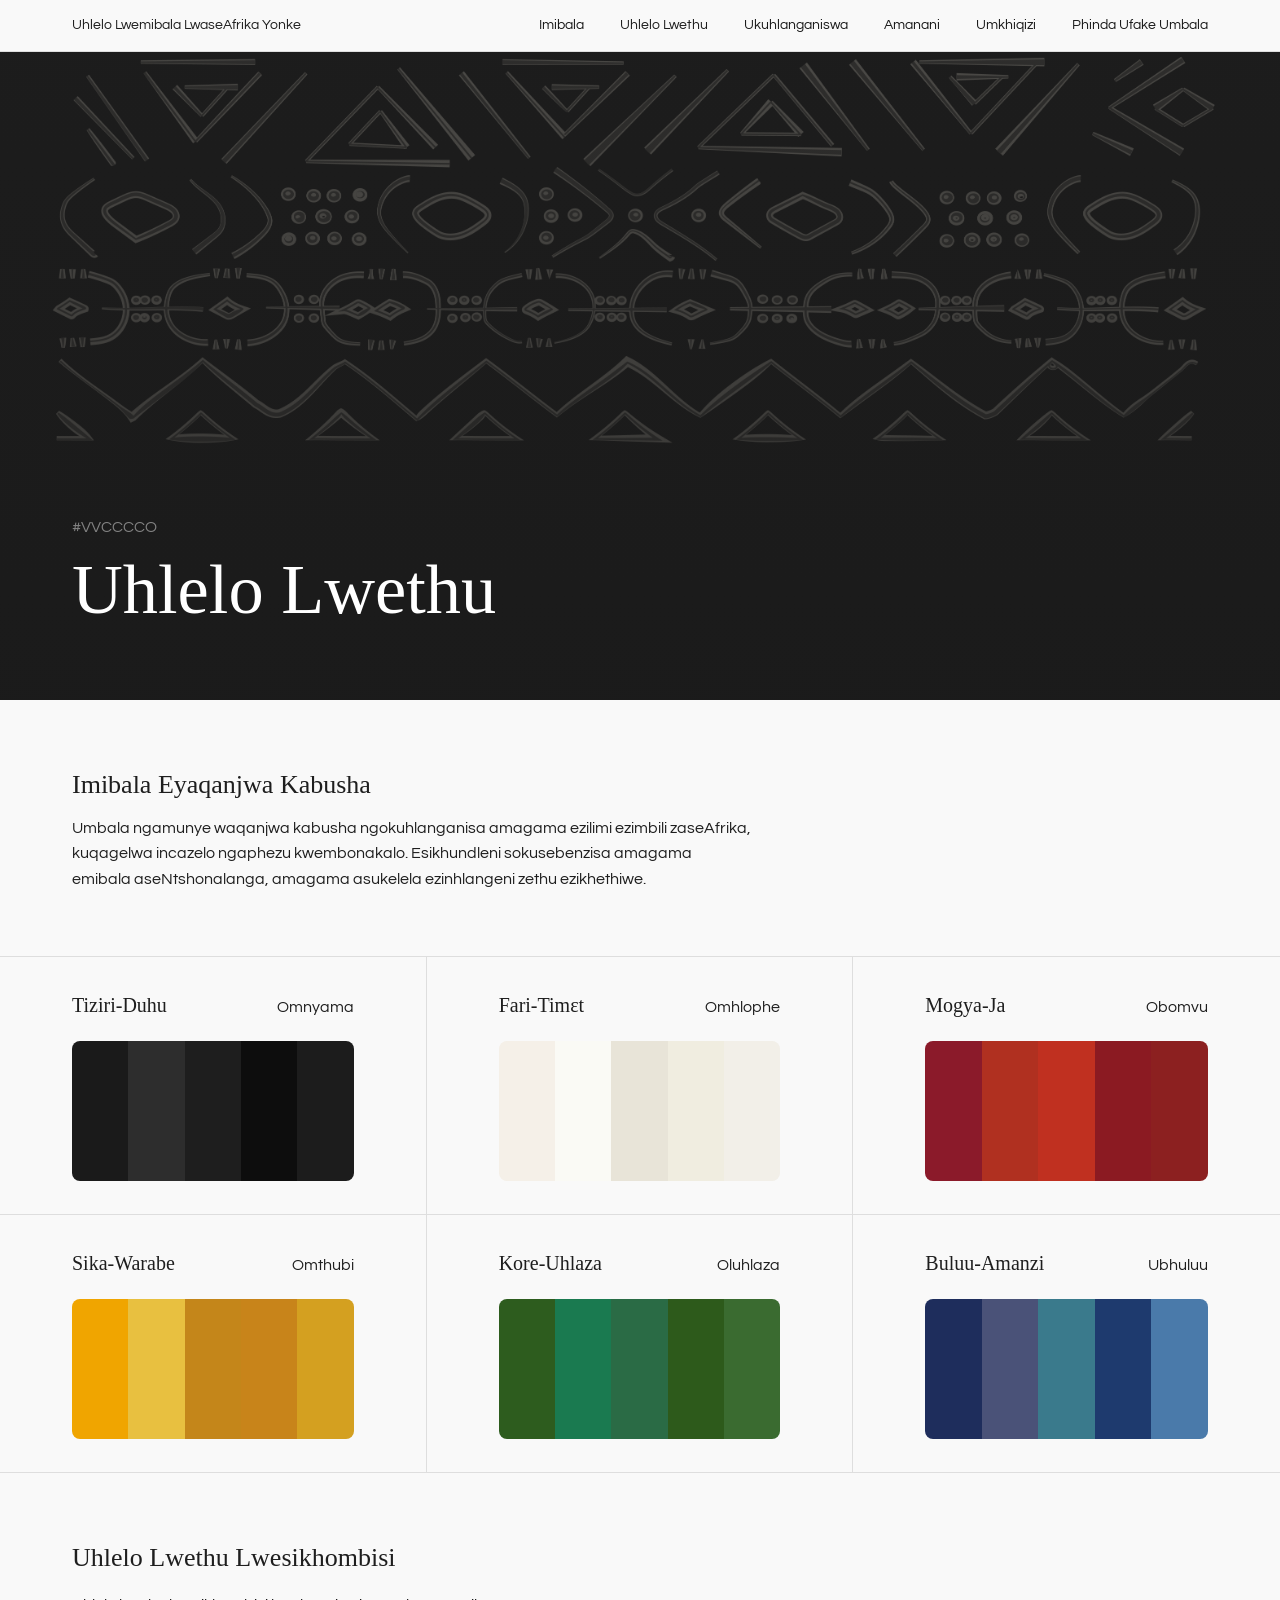
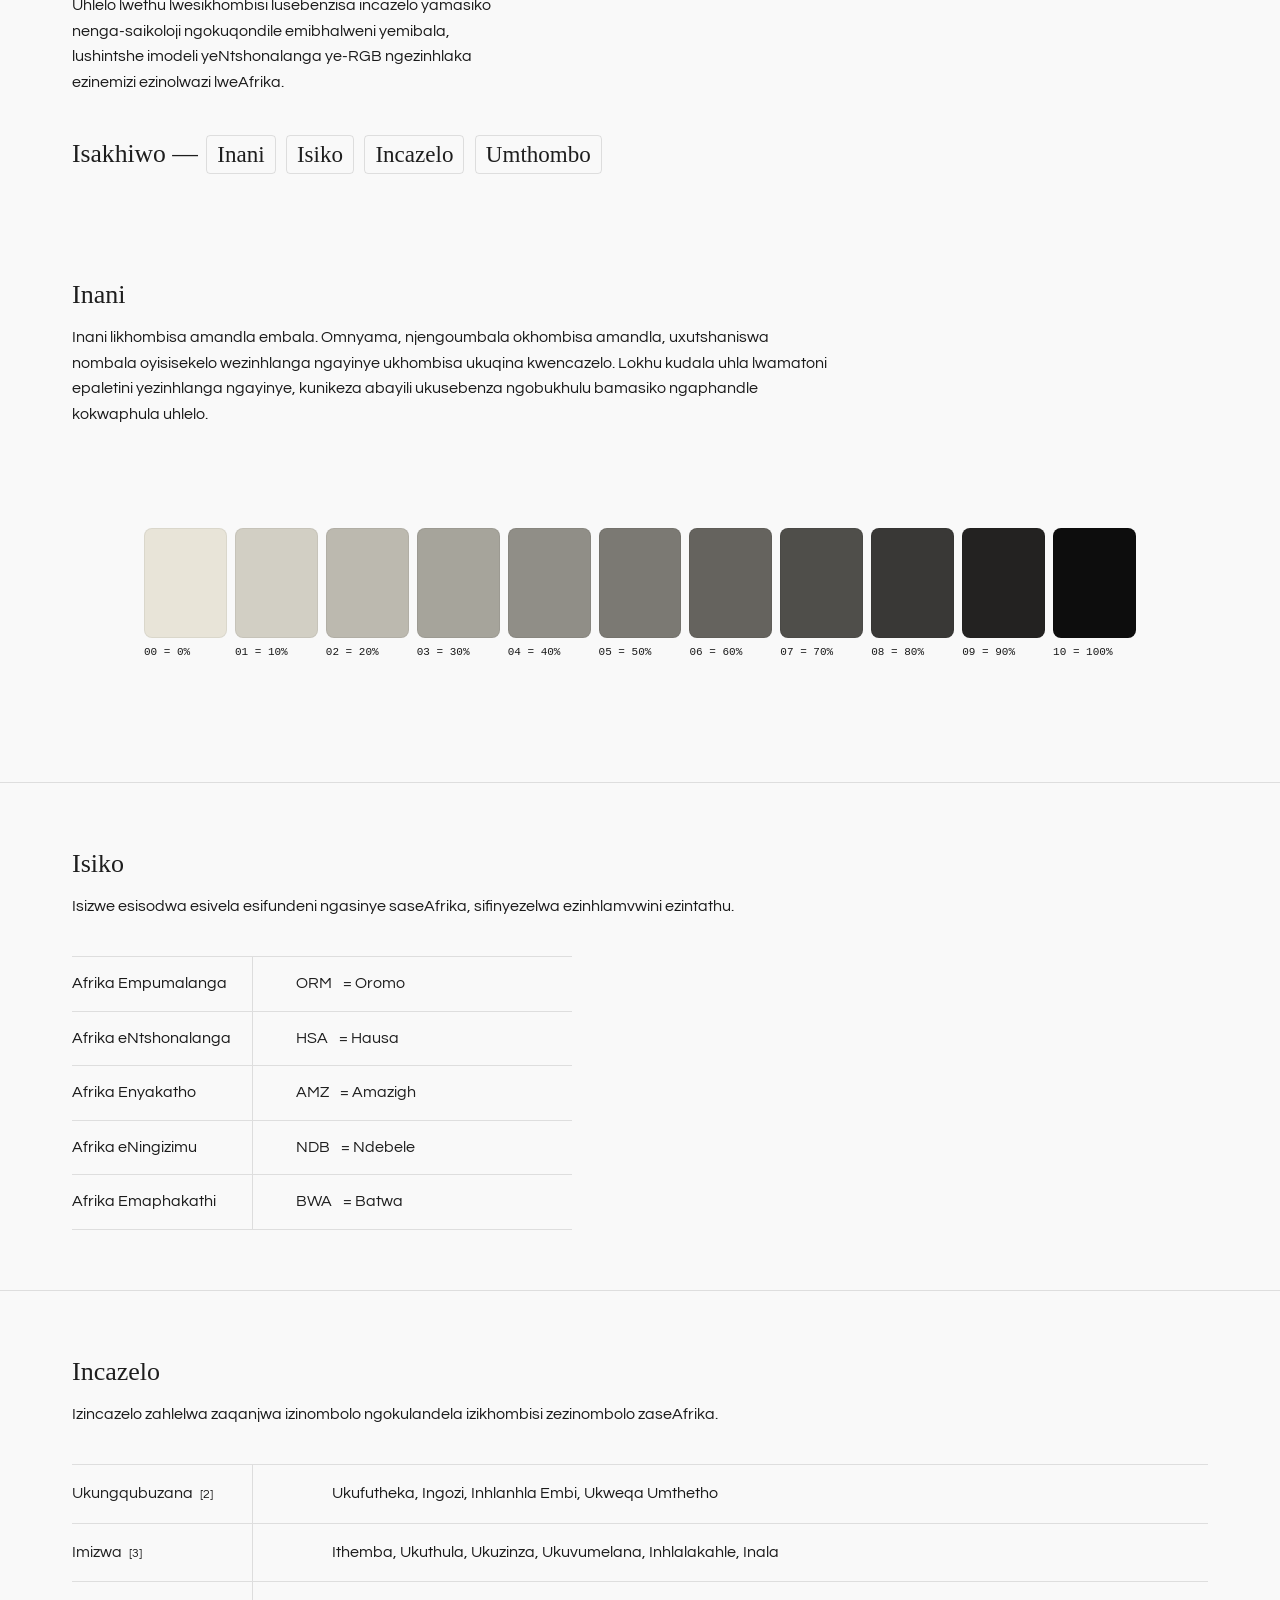
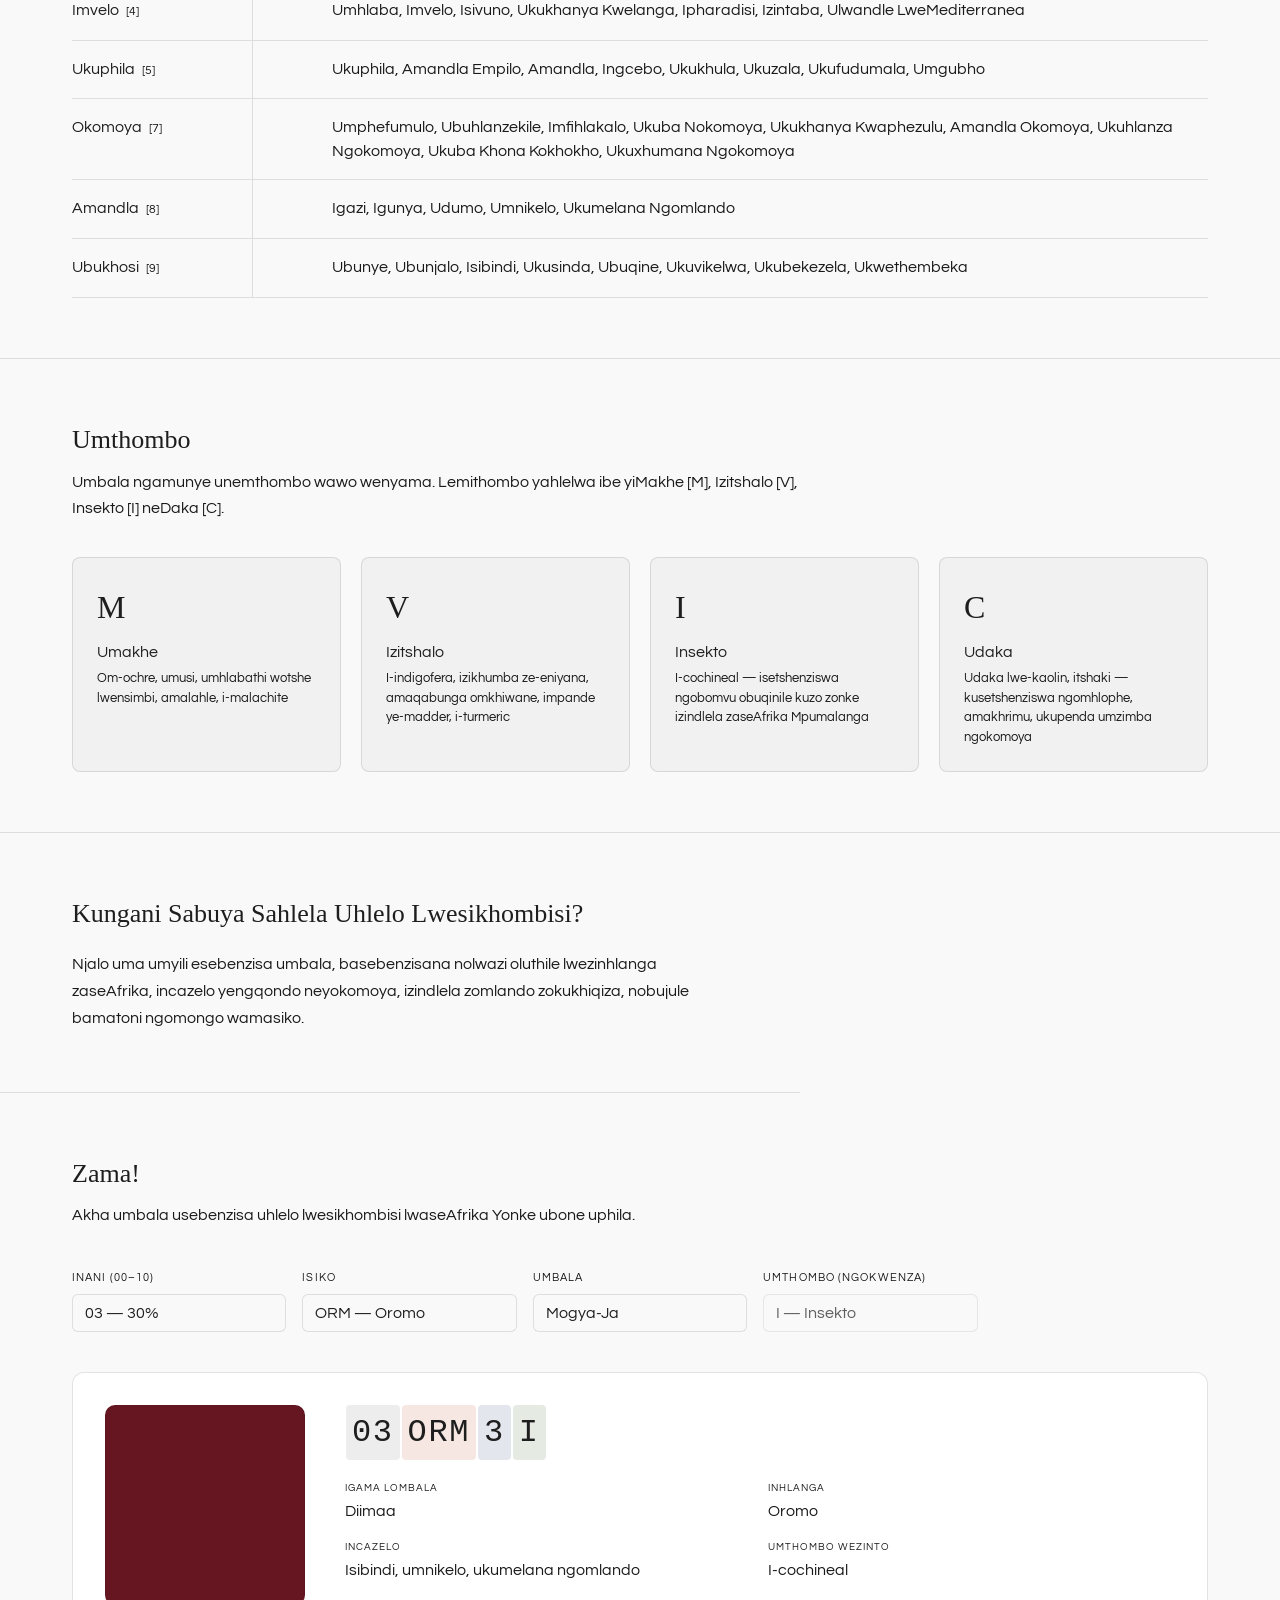
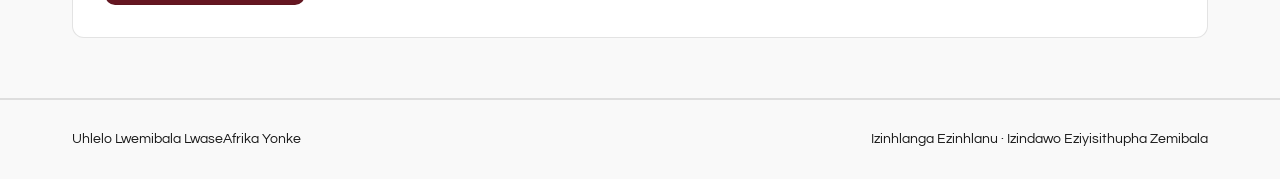
<file: our-system.html>
<!DOCTYPE html>
<html lang="zu">
<head>
  <meta charset="UTF-8" />
  <meta name="viewport" content="width=device-width, initial-scale=1.0" />
  <title>Uhlelo Lwethu Lwesikhombisi — Uhlelo Lwemibala LwaseAfrika Yonke</title>
  <link rel="preconnect" href="https://fonts.googleapis.com" />
  <link rel="preconnect" href="https://fonts.gstatic.com" crossorigin />
  <link href="https://fonts.googleapis.com/css2?family=Kigelia&family=Questrial&display=swap" rel="stylesheet" />
  <link rel="stylesheet" href="styles.css" />
  <style>
    /* ── PAGE-SPECIFIC ── */
    .os-body { max-width: 1512px; margin: 0 auto; }

    /* FORMAT CALLOUT */
    .format-callout {
      padding: 40px var(--margin);
    }
    .format-callout p {
      font-family: var(--serif);
      font-size: clamp(18px, 2vw, 26px);
      color: var(--ink);
      line-height: 1.4;
    }
    .format-callout span {
      display: inline-block;
      padding: 2px 10px;
      border: 0.5px solid var(--border);
      border-radius: 4px;
      margin: 0 2px;
      font-size: 0.9em;
    }

    /* VALUE SWATCHES */
    .value-demo {
      padding: 40px var(--margin) 60px;
    }
    .value-demo-swatches {
      display: grid;
      grid-template-columns: repeat(11, 1fr);
      gap: 8px;
      margin-top: 24px;
    }
    .value-demo-swatch {
      display: flex;
      flex-direction: column;
      gap: 6px;
    }
    .value-demo-block {
      width: 100%;
      aspect-ratio: 3 / 4;
      border-radius: 8px;
      border: 0.5px solid rgba(0,0,0,.06);
    }
    .value-demo-label {
      font-size: 11px;
      color: var(--ink-faint);
      font-family: monospace;
    }

    /* CULTURE TABLE */
    .os-table-section {
      padding: 60px var(--margin);
      border-bottom: 0.5px solid var(--border);
    }
    .os-table-section h3 {
      font-family: var(--serif);
      font-size: 26px;
      font-weight: 400;
      margin-bottom: 10px;
    }
    .os-table-section .os-sub {
      font-size: 16px;
      color: var(--ink-faint);
      margin-bottom: 36px;
      max-width: 760px;
    }

    .culture-table {
      display: flex;
      flex-direction: column;
      max-width: 500px;
    }
    .culture-row {
      display: grid;
      grid-template-columns: 200px 1fr;
      padding: 14px 0;
      border-bottom: 0.5px solid var(--border);
      align-items: center;
      position: relative;
    }
    .culture-row::before {
      content: '';
      position: absolute;
      left: 180px;
      top: 0;
      bottom: 0;
      width: 0.5px;
      background: var(--border);
    }
    .culture-row:first-child { border-top: 0.5px solid var(--border); }
    .culture-region {
      font-size: 16px;
      color: var(--ink-faint);
    }
    .culture-code {
      font-size: 16px;
      color: var(--ink);
      padding-left: 24px;
    }
    .culture-code strong {
      font-weight: 500;
      margin-right: 8px;
    }

    /* MEANING TABLE */
    .meaning-table {
      display: flex;
      flex-direction: column;
    }
    .meaning-row {
      display: grid;
      grid-template-columns: 200px 1fr;
      padding: 16px 0;
      border-bottom: 0.5px solid var(--border);
      align-items: baseline;
      gap: var(--gutter);
      position: relative;
    }
    .meaning-row::before {
      content: '';
      position: absolute;
      left: 180px;
      top: 0;
      bottom: 0;
      width: 0.5px;
      background: var(--border);
    }
    .meaning-row:first-child { border-top: 0.5px solid var(--border); }
    .meaning-cat {
      font-size: 16px;
      color: var(--ink);
    }
    .meaning-num {
      font-size: 12px;
      color: var(--ink-faint);
      margin-left: 4px;
    }
    .meaning-desc {
      font-size: 16px;
      color: var(--ink-light);
      line-height: 1.5;
      padding-left: 24px;
    }

    /* ORIGIN */
    .origin-grid {
      display: grid;
      grid-template-columns: repeat(4, 1fr);
      gap: 20px;
      margin-top: 32px;
    }
    .origin-card {
      padding: 24px;
      background: rgba(25,25,25,.03);
      border-radius: var(--radius);
      border: 0.5px solid var(--border);
    }
    .origin-code {
      font-family: var(--serif);
      font-size: 32px;
      font-weight: 400;
      margin-bottom: 6px;
    }
    .origin-label {
      font-size: 16px;
      color: var(--ink);
      margin-bottom: 4px;
    }
    .origin-desc {
      font-size: 13px;
      color: var(--ink-faint);
      line-height: 1.5;
    }

    /* WHY / TRY */
    .os-text-section {
      padding: 60px var(--margin);
      border-bottom: 0.5px solid var(--border);
      max-width: 800px;
    }
    .os-text-section h3 {
      font-family: var(--serif);
      font-size: 26px;
      font-weight: 400;
      margin-bottom: 16px;
    }
    .os-text-section p {
      font-size: 16px;
      color: var(--ink-light);
      line-height: 1.7;
    }

    /* HEX DEMO */
    .hex-demo {
      padding: 60px var(--margin);
      border-bottom: 0.5px solid var(--border);
    }
    .hex-demo h3 { font-family: var(--serif); font-size: 26px; font-weight: 400; margin-bottom: 8px; }
    .hex-demo .hex-demo-sub { font-size: 16px; color: var(--ink-faint); margin-bottom: 40px; }

    .hex-demo-builder {
      display: grid;
      grid-template-columns: repeat(4, 1fr) 1fr;
      gap: 16px;
      align-items: end;
      margin-bottom: 40px;
    }
    .hex-field label {
      display: block;
      font-size: 11px;
      text-transform: uppercase;
      letter-spacing: .1em;
      color: var(--ink-faint);
      margin-bottom: 8px;
    }
    .hex-field select {
      width: 100%;
      padding: 10px 12px;
      border: 0.5px solid var(--border);
      border-radius: 6px;
      background: var(--bg);
      font-family: var(--sans);
      font-size: 16px;
      color: var(--ink);
      appearance: none;
      cursor: pointer;
    }
    .hex-field select:focus { outline: none; border-color: var(--ink); }

    .hex-demo-result {
      display: grid;
      grid-template-columns: 200px 1fr;
      gap: 40px;
      align-items: start;
      padding: 32px;
      border: 0.5px solid var(--border);
      border-radius: 12px;
      background: #fff;
    }
    .hex-result-swatch {
      width: 100%;
      aspect-ratio: 1;
      border-radius: 10px;
      border: 0.5px solid rgba(0,0,0,.06);
      transition: background .4s ease;
    }
    .hex-result-code {
      font-family: monospace;
      font-size: clamp(18px, 3vw, 32px);
      color: var(--ink);
      margin-bottom: 20px;
      letter-spacing: .05em;
    }
    .hex-result-code span {
      display: inline-block;
      padding: 2px 6px;
      border-radius: 4px;
      margin: 0 1px;
      transition: background .3s ease;
    }
    .hex-result-code .part-value   { background: rgba(25,25,25,.08); }
    .hex-result-code .part-culture { background: rgba(180,60,20,.12); }
    .hex-result-code .part-meaning { background: rgba(30,60,110,.12); }
    .hex-result-code .part-origin  { background: rgba(45,90,30,.12); }
    .hex-result-info { display: grid; grid-template-columns: 1fr 1fr; gap: 16px; }
    .hex-result-info-item label {
      font-size: 10px;
      text-transform: uppercase;
      letter-spacing: .1em;
      color: var(--ink-faint);
      display: block;
      margin-bottom: 3px;
    }
    .hex-result-info-item p { font-size: 16px; color: var(--ink-light); line-height: 1.5; }

    /* ── COLOURS RENAMED ────────────────────────── */
    .renamed-grid {
      display: grid;
      grid-template-columns: 1fr 1fr 1fr;
      border-top: 0.5px solid var(--border);
      border-bottom: 0.5px solid var(--border);
    }
    .renamed-item {
      padding: 32px var(--margin);
      border-right: 0.5px solid var(--border);
      border-bottom: 0.5px solid var(--border);
      cursor: pointer;
    }
    .renamed-item:nth-child(3n) { border-right: none; }
    .renamed-item:nth-child(n+4) { border-bottom: none; }
    .renamed-item-top {
      display: flex;
      justify-content: space-between;
      align-items: baseline;
      margin-bottom: 20px;
    }
    .renamed-name {
      font-family: var(--serif);
      font-size: 20px;
      color: var(--ink);
    }
    .renamed-english { font-size: 16px; color: var(--ink); }
    .renamed-swatches {
      position: relative;
      display: flex;
      height: 140px;
      border-radius: var(--radius);
      overflow: hidden;
    }
    .renamed-swatches::after {
      content: 'Chofoza ukuvula';
      position: absolute;
      bottom: 0; left: 0; right: 0;
      padding: 7px 10px;
      font-family: var(--sans);
      font-size: 11px;
      text-align: center;
      letter-spacing: .07em;
      text-transform: uppercase;
      color: #fff;
      background: rgba(0,0,0,0.28);
      opacity: 0;
      transition: opacity .2s;
      pointer-events: none;
    }
    .renamed-item:hover .renamed-swatches::after { opacity: 1; }
    .renamed-swatch { flex: 1; }
    .renamed-detail {
      max-height: 0;
      overflow: hidden;
      opacity: 0;
      padding-top: 0;
      margin-top: 0;
      border-top: 0.5px solid var(--border);
      transition: max-height 0.4s ease, opacity 0.3s ease, padding-top 0.3s ease, margin-top 0.3s ease;
    }
    .renamed-item.open .renamed-detail {
      max-height: 600px;
      overflow-y: auto;
      opacity: 1;
      padding-top: 20px;
      margin-top: 20px;
    }
    .renamed-detail-label {
      font-family: var(--sans);
      font-size: 16px;
      color: var(--ink-faint);
      padding-bottom: 8px;
      margin-bottom: 8px;
      margin-top: 16px;
      border-bottom: 0.5px solid rgba(25,25,25,0.15);
    }
    .renamed-detail-label:first-child { margin-top: 0; }
    .renamed-detail-text {
      font-size: 16px;
      color: var(--ink);
      line-height: 1.5;
      margin-bottom: 4px;
    }
  </style>
</head>
<body class="os-body">

<!-- NAV -->
<nav class="nav">
  <a href="index.html" class="nav-logo">Uhlelo Lwemibala LwaseAfrika Yonke</a>
  <div class="nav-links">
    <a href="index.html#colours">Imibala</a>
    <a href="our-system.html" style="color:var(--ink)">Uhlelo Lwethu</a>
    <a href="index.html#pairings">Ukuhlanganiswa</a>
    <a href="index.html#pairings">Amanani</a>
    <a href="index.html#generator">Umkhiqizi</a>
    <a href="#">Phinda Ufake Umbala</a>
  </div>
</nav>

<!-- HERO -->
<section class="hero">
  <img class="hero-bg" src="HERO2.png" alt="" />
  <div class="hero-content">
    <p class="hero-eyebrow">#VVCCCCO</p>
    <h1>Uhlelo Lwethu</h1>
  </div>
</section>

<!-- THE COLOURS RENAMED -->
<section class="colours-renamed-section">
  <div class="section-header">
    <h2>Imibala Eyaqanjwa Kabusha</h2>
    <p>Umbala ngamunye waqanjwa kabusha ngokuhlanganisa amagama ezilimi ezimbili zaseAfrika, kuqagelwa incazelo ngaphezu kwembonakalo. Esikhundleni sokusebenzisa amagama emibala aseNtshonalanga, amagama asukelela ezinhlangeni zethu ezikhethiwe.</p>
  </div>
  <div class="renamed-grid">

    <div class="renamed-item" onclick="toggleRenamed(this)">
      <div class="renamed-item-top">
        <span class="renamed-name">Tiziri-Duhu</span>
        <span class="renamed-english">Omnyama</span>
      </div>
      <div class="renamed-swatches">
        <div class="renamed-swatch" style="background:#1A1A1A"></div>
        <div class="renamed-swatch" style="background:#2D2D2D"></div>
        <div class="renamed-swatch" style="background:#1E1E1E"></div>
        <div class="renamed-swatch" style="background:#0D0D0D"></div>
        <div class="renamed-swatch" style="background:#1C1C1C"></div>
      </div>
      <div class="renamed-detail">
        <p class="renamed-detail-label">Incazelo Yegama</p>
        <p class="renamed-detail-text">Tiziri (Amazigh: ubumnyama obuphethe ukukhanya)</p>
        <p class="renamed-detail-text">Duhu (impande yesiSwahili: ubumnyama obuqinile)</p>
        <p class="renamed-detail-label">Incazelo</p>
        <p class="renamed-detail-text">Ubujule, imfihlakalo, ikhosmos, okhokho.</p>
      </div>
    </div>

    <div class="renamed-item" onclick="toggleRenamed(this)">
      <div class="renamed-item-top">
        <span class="renamed-name">Fari-Timεt</span>
        <span class="renamed-english">Omhlophe</span>
      </div>
      <div class="renamed-swatches">
        <div class="renamed-swatch" style="background:#F5F0E8"></div>
        <div class="renamed-swatch" style="background:#FAFAF5"></div>
        <div class="renamed-swatch" style="background:#E8E4D8"></div>
        <div class="renamed-swatch" style="background:#F0EDE0"></div>
        <div class="renamed-swatch" style="background:#F2EFE8"></div>
      </div>
      <div class="renamed-detail">
        <p class="renamed-detail-label">Incazelo Yegama</p>
        <p class="renamed-detail-text">Fari (Hausa: umhlophe/ubuhlanzekile)</p>
        <p class="renamed-detail-text">Timεt (Amazigh: ubunjalo/ukuba)</p>
        <p class="renamed-detail-label">Incazelo</p>
        <p class="renamed-detail-text">Ukuhlanjululwa, ukucacisa ngokomoya, ukuba khona kokhokho. Umhlophe njengokulazi wena, hhayi ukungabikho.</p>
      </div>
    </div>

    <div class="renamed-item" onclick="toggleRenamed(this)">
      <div class="renamed-item-top">
        <span class="renamed-name">Mogya-Ja</span>
        <span class="renamed-english">Obomvu</span>
      </div>
      <div class="renamed-swatches">
        <div class="renamed-swatch" style="background:#8B1A2A"></div>
        <div class="renamed-swatch" style="background:#B03020"></div>
        <div class="renamed-swatch" style="background:#C03020"></div>
        <div class="renamed-swatch" style="background:#8B1A22"></div>
        <div class="renamed-swatch" style="background:#8C2020"></div>
      </div>
      <div class="renamed-detail">
        <p class="renamed-detail-label">Incazelo Yegama</p>
        <p class="renamed-detail-text">Mogya (Akan: igazi)</p>
        <p class="renamed-detail-text">Ja (Hausa: ubomvu/ukushisekela)</p>
        <p class="renamed-detail-label">Incazelo</p>
        <p class="renamed-detail-text">Igazi, amandla empilo, umnikelo, igunya. Umbala ohamba kuzo cishe zonke izindlela zemibala yaseAfrika njengendawo ebalulekile.</p>
      </div>
    </div>

    <div class="renamed-item" onclick="toggleRenamed(this)">
      <div class="renamed-item-top">
        <span class="renamed-name">Sika-Warabe</span>
        <span class="renamed-english">Omthubi</span>
      </div>
      <div class="renamed-swatches">
        <div class="renamed-swatch" style="background:#F0A500"></div>
        <div class="renamed-swatch" style="background:#E8C040"></div>
        <div class="renamed-swatch" style="background:#C4861A"></div>
        <div class="renamed-swatch" style="background:#C8841A"></div>
        <div class="renamed-swatch" style="background:#D4A020"></div>
      </div>
      <div class="renamed-detail">
        <p class="renamed-detail-label">Incazelo Yegama</p>
        <p class="renamed-detail-text">Sika (Akan: igolide/ingcebo)</p>
        <p class="renamed-detail-text">Warabe (Oromo: ukukhanya/umgubho)</p>
        <p class="renamed-detail-label">Incazelo</p>
        <p class="renamed-detail-text">Igolide, isivuno, ilanga liphakeme, inala.</p>
      </div>
    </div>

    <div class="renamed-item" onclick="toggleRenamed(this)">
      <div class="renamed-item-top">
        <span class="renamed-name">Kore-Uhlaza</span>
        <span class="renamed-english">Oluhlaza</span>
      </div>
      <div class="renamed-swatches">
        <div class="renamed-swatch" style="background:#2D5C1E"></div>
        <div class="renamed-swatch" style="background:#1A7A50"></div>
        <div class="renamed-swatch" style="background:#2A6B45"></div>
        <div class="renamed-swatch" style="background:#2D5A1B"></div>
        <div class="renamed-swatch" style="background:#3A6B30"></div>
      </div>
      <div class="renamed-detail">
        <p class="renamed-detail-label">Incazelo Yegama</p>
        <p class="renamed-detail-text">Kore (Hausa: uluhlaza/izitshalo)</p>
        <p class="renamed-detail-text">Uhlaza (isiZulu/isiNdebele: uluhlaza/izinto eziphilayo)</p>
        <p class="renamed-detail-label">Incazelo</p>
        <p class="renamed-detail-text">Ukukhula, umhlaba, ukuphulukisa, konke okukhula emhlabathini.</p>
      </div>
    </div>

    <div class="renamed-item" onclick="toggleRenamed(this)">
      <div class="renamed-item-top">
        <span class="renamed-name">Buluu-Amanzi</span>
        <span class="renamed-english">Ubhuluu</span>
      </div>
      <div class="renamed-swatches">
        <div class="renamed-swatch" style="background:#1E2D5C"></div>
        <div class="renamed-swatch" style="background:#4A5278"></div>
        <div class="renamed-swatch" style="background:#3A7A8C"></div>
        <div class="renamed-swatch" style="background:#1E3A6E"></div>
        <div class="renamed-swatch" style="background:#4A7AAA"></div>
      </div>
      <div class="renamed-detail">
        <p class="renamed-detail-label">Incazelo Yegama</p>
        <p class="renamed-detail-text">Buluu (Hausa: ubhuluu, elaziwa futhi laziwe)</p>
        <p class="renamed-detail-text">Amanzi (isiZulu/isiNdebele: amanzi)</p>
        <p class="renamed-detail-label">Incazelo</p>
        <p class="renamed-detail-text">Izulu, amanzi — ubhuluu noluhlaza njengensimu eyodwa ephilayo eqhubekayo.</p>
      </div>
    </div>

  </div>
</section>

<!-- THE HEX CODE -->
<section class="intro">
  <div class="intro-col" style="grid-column: span 2; max-width: 666px;">
    <p class="intro-label">Uhlelo Lwethu Lwesikhombisi</p>
    <p>Uhlelo lwethu lwesikhombisi lusebenzisa incazelo yamasiko nenga-saikoloji ngokuqondile emibhalweni yemibala, lushintshe imodeli yeNtshonalanga ye-RGB ngezinhlaka ezinemizi ezinolwazi lweAfrika.</p>
  </div>
</section>

<!-- THE FORMAT -->
<div class="format-callout">
  <p>
    Isakhiwo —
    <span>Inani</span>
    <span>Isiko</span>
    <span>Incazelo</span>
    <span>Umthombo</span>
  </p>
</div>

<!-- VALUE SECTION -->
<div class="os-table-section">
  <h3>Inani</h3>
  <p class="os-sub">Inani likhombisa amandla embala. Omnyama, njengoumbala okhombisa amandla, uxutshaniswa nombala oyisisekelo wezinhlanga ngayinye ukhombisa ukuqina kwencazelo. Lokhu kudala uhla lwamatoni epaletini yezinhlanga ngayinye, kunikeza abayili ukusebenza ngobukhulu bamasiko ngaphandle kokwaphula uhlelo.</p>
  <div class="value-demo">
    <div class="value-demo-swatches" id="value-demo-swatches"></div>
  </div>
</div>

<!-- CULTURE SECTION -->
<div class="os-table-section">
  <h3>Isiko</h3>
  <p class="os-sub">Isizwe esisodwa esivela esifundeni ngasinye saseAfrika, sifinyezelwa ezinhlamvwini ezintathu.</p>
  <div class="culture-table">
    <div class="culture-row">
      <span class="culture-region">Afrika Empumalanga</span>
      <span class="culture-code"><strong>ORM</strong> = Oromo</span>
    </div>
    <div class="culture-row">
      <span class="culture-region">Afrika eNtshonalanga</span>
      <span class="culture-code"><strong>HSA</strong> = Hausa</span>
    </div>
    <div class="culture-row">
      <span class="culture-region">Afrika Enyakatho</span>
      <span class="culture-code"><strong>AMZ</strong> = Amazigh</span>
    </div>
    <div class="culture-row">
      <span class="culture-region">Afrika eNingizimu</span>
      <span class="culture-code"><strong>NDB</strong> = Ndebele</span>
    </div>
    <div class="culture-row">
      <span class="culture-region">Afrika Emaphakathi</span>
      <span class="culture-code"><strong>BWA</strong> = Batwa</span>
    </div>
  </div>
</div>

<!-- MEANING SECTION -->
<div class="os-table-section">
  <h3>Incazelo</h3>
  <p class="os-sub">Izincazelo zahlelwa zaqanjwa izinombolo ngokulandela izikhombisi zezinombolo zaseAfrika.</p>
  <div class="meaning-table">
    <div class="meaning-row">
      <span class="meaning-cat">Ukungqubuzana <span class="meaning-num">[2]</span></span>
      <span class="meaning-desc">Ukufutheka, Ingozi, Inhlanhla Embi, Ukweqa Umthetho</span>
    </div>
    <div class="meaning-row">
      <span class="meaning-cat">Imizwa <span class="meaning-num">[3]</span></span>
      <span class="meaning-desc">Ithemba, Ukuthula, Ukuzinza, Ukuvumelana, Inhlalakahle, Inala</span>
    </div>
    <div class="meaning-row">
      <span class="meaning-cat">Imvelo <span class="meaning-num">[4]</span></span>
      <span class="meaning-desc">Umhlaba, Imvelo, Isivuno, Ukukhanya Kwelanga, Ipharadisi, Izintaba, Ulwandle LweMediterranea</span>
    </div>
    <div class="meaning-row">
      <span class="meaning-cat">Ukuphila <span class="meaning-num">[5]</span></span>
      <span class="meaning-desc">Ukuphila, Amandla Empilo, Amandla, Ingcebo, Ukukhula, Ukuzala, Ukufudumala, Umgubho</span>
    </div>
    <div class="meaning-row">
      <span class="meaning-cat">Okomoya <span class="meaning-num">[7]</span></span>
      <span class="meaning-desc">Umphefumulo, Ubuhlanzekile, Imfihlakalo, Ukuba Nokomoya, Ukukhanya Kwaphezulu, Amandla Okomoya, Ukuhlanza Ngokomoya, Ukuba Khona Kokhokho, Ukuxhumana Ngokomoya</span>
    </div>
    <div class="meaning-row">
      <span class="meaning-cat">Amandla <span class="meaning-num">[8]</span></span>
      <span class="meaning-desc">Igazi, Igunya, Udumo, Umnikelo, Ukumelana Ngomlando</span>
    </div>
    <div class="meaning-row">
      <span class="meaning-cat">Ubukhosi <span class="meaning-num">[9]</span></span>
      <span class="meaning-desc">Ubunye, Ubunjalo, Isibindi, Ukusinda, Ubuqine, Ukuvikelwa, Ukubekezela, Ukwethembeka</span>
    </div>
  </div>
</div>

<!-- ORIGIN SECTION -->
<div class="os-table-section">
  <h3>Umthombo</h3>
  <p class="os-sub">Umbala ngamunye unemthombo wawo wenyama. Lemithombo yahlelwa ibe yiMakhe [M], Izitshalo [V], Insekto [I] neDaka [C].</p>
  <div class="origin-grid">
    <div class="origin-card">
      <div class="origin-code">M</div>
      <div class="origin-label">Umakhe</div>
      <div class="origin-desc">Om-ochre, umusi, umhlabathi wotshe lwensimbi, amalahle, i-malachite</div>
    </div>
    <div class="origin-card">
      <div class="origin-code">V</div>
      <div class="origin-label">Izitshalo</div>
      <div class="origin-desc">I-indigofera, izikhumba ze-eniyana, amaqabunga omkhiwane, impande ye-madder, i-turmeric</div>
    </div>
    <div class="origin-card">
      <div class="origin-code">I</div>
      <div class="origin-label">Insekto</div>
      <div class="origin-desc">I-cochineal — isetshenziswa ngobomvu obuqinile kuzo zonke izindlela zaseAfrika Mpumalanga</div>
    </div>
    <div class="origin-card">
      <div class="origin-code">C</div>
      <div class="origin-label">Udaka</div>
      <div class="origin-desc">Udaka lwe-kaolin, itshaki — kusetshenziswa ngomhlophe, amakhrimu, ukupenda umzimba ngokomoya</div>
    </div>
  </div>
</div>

<!-- WHY -->
<div class="os-text-section">
  <h3>Kungani Sabuya Sahlela Uhlelo Lwesikhombisi?</h3>
  <p>Njalo uma umyili esebenzisa umbala, basebenzisana nolwazi oluthile lwezinhlanga zaseAfrika, incazelo yengqondo neyokomoya, izindlela zomlando zokukhiqiza, nobujule bamatoni ngomongo wamasiko.</p>
</div>

<!-- TRY IT OUT — INTERACTIVE HEX CODE DEMO -->
<div class="hex-demo">
  <h3>Zama!</h3>
  <p class="hex-demo-sub">Akha umbala usebenzisa uhlelo lwesikhombisi lwaseAfrika Yonke ubone uphila.</p>

  <div class="hex-demo-builder">
    <div class="hex-field">
      <label>Inani (00–10)</label>
      <select id="demo-value">
        <option value="0">00 — Asokusenjwa</option>
        <option value="1">01 — 10%</option>
        <option value="2">02 — 20%</option>
        <option value="3" selected>03 — 30%</option>
        <option value="4">04 — 40%</option>
        <option value="5">05 — 50%</option>
        <option value="6">06 — 60%</option>
        <option value="7">07 — 70%</option>
        <option value="8">08 — 80%</option>
        <option value="9">09 — 90%</option>
        <option value="10">10 — 100%</option>
      </select>
    </div>
    <div class="hex-field">
      <label>Isiko</label>
      <select id="demo-culture">
        <option value="oromo">ORM — Oromo</option>
        <option value="hausa">HSA — Hausa</option>
        <option value="amazigh">AMZ — Amazigh</option>
        <option value="ndebele">NDB — Ndebele</option>
        <option value="batwa">BWA — Batwa</option>
      </select>
    </div>
    <div class="hex-field">
      <label>Umbala</label>
      <select id="demo-hue">
        <option value="black">Tiziri-Duhu</option>
        <option value="white">Fari-Timεt</option>
        <option value="red" selected>Mogya-Ja</option>
        <option value="blue">Buluu-Amanzi</option>
        <option value="green">Kore-Uhlaza</option>
        <option value="yellow">Sika-Warabe</option>
      </select>
    </div>
    <div class="hex-field">
      <label>Umthombo (ngokwenza)</label>
      <select id="demo-origin" disabled>
        <option>—</option>
      </select>
    </div>
  </div>

  <div class="hex-demo-result">
    <div class="hex-result-swatch" id="demo-swatch"></div>
    <div>
      <div class="hex-result-code" id="demo-code">
        <span class="part-value" id="demo-code-value">03</span><span class="part-culture" id="demo-code-culture">ORM</span><span class="part-meaning" id="demo-code-meaning">3</span><span class="part-origin" id="demo-code-origin">I</span>
      </div>
      <div class="hex-result-info" id="demo-info"></div>
    </div>
  </div>
</div>

<!-- FOOTER -->
<footer>
  <p>Uhlelo Lwemibala LwaseAfrika Yonke</p>
  <p>Izinhlanga Ezinhlanu · Izindawo Eziyisithupha Zemibala</p>
</footer>

<script>
  const TRIBES_OS = {
    oromo:   { code:'ORM', colours:{ black:{name:'Guraccha',hex:'#1A1A1A',meaning:'Imfihlakalo, ukuvikelwa, ukuba khona kokhokho',origin:'Amalahle, umlotha',num:1,oc:'M'}, white:{name:'Adii',hex:'#F5F0E8',meaning:'Ubuhlanzekile, ukuthula, ukuhlanza ngokomoya',origin:'Udaka lwe-kaolin',num:2,oc:'C'}, red:{name:'Diimaa',hex:'#8B1A2A',meaning:'Isibindi, umnikelo, ukumelana ngomlando',origin:'I-cochineal',num:3,oc:'I'}, green:{name:'Magariisa',hex:'#2D5C1E',meaning:'Ukuzala, umhlaba, inhlalakahle',origin:'Izikhumba ze-eniyana',num:4,oc:'V'}, blue:{name:'Doqii',hex:'#1E2D5C',meaning:'Ubunye',origin:'I-indigofera',num:5,oc:'V'}, yellow:{name:'Kelloo',hex:'#F0A500',meaning:'Ithemba, isivuno, ukukhanya kwaphezulu',origin:'Imbewu ye-annatto',num:6,oc:'V'} } },
    hausa:   { code:'HSA', colours:{ black:{name:'Baƙi',hex:'#2D2D2D',meaning:'Inhlanhla embi, ukweqa umthetho womphakathi',origin:'Amalahle, umusi',num:1,oc:'M'}, white:{name:'Fari',hex:'#FAFAF5',meaning:'Ubuhlanzekile, ukuba nokomoya',origin:'Uboya obunga lethiwa',num:2,oc:'C'}, red:{name:'Ja',hex:'#B03020',meaning:'Amandla okomoya negunya',origin:'Om-ochre obomvu, i-camwood',num:3,oc:'M'}, blue:{name:'Shuni',hex:'#4A5278',meaning:'Udumo, ubunjalo, umgubho',origin:'I-indigofera, imigodi eKano',num:4,oc:'V'}, yellow:{name:'Rawaya',hex:'#E8C040',meaning:'Isivuno, umgubho',origin:'Isihlahla se-Dorayi',num:5,oc:'V'}, green:{name:'Kore',hex:'#1A7A50',meaning:'Ukukhula, ipharadisi',origin:'Imibala yezitshalo exutshanisiwe',num:6,oc:'V'} } },
    amazigh: { code:'AMZ', colours:{ black:{name:'Aberkan',hex:'#1E1E1E',meaning:'Ubuqine, ukusinda',origin:'Umusi namalahle',num:1,oc:'M'}, white:{name:'Azil',hex:'#E8E4D8',meaning:'Ubuhlanzekile, ukuthula, ukuvikelwa ngokomoya',origin:'Uboya obunga lethiwa, udaka',num:2,oc:'C'}, red:{name:'Azeggway',hex:'#C03020',meaning:'Ukumelana, ingozi, igazi',origin:'Om-ochre obomvu, i-henna',num:3,oc:'M'}, blue:{name:'Azerwal',hex:'#3A7A8C',meaning:'Ukuthula, ukuba nokomoya, ulwandle lweMediterranea',origin:'Amaqabunga e-indigo',num:4,oc:'V'}, green:{name:'Azegzaw',hex:'#2A6B45',meaning:'Imvelo nezintaba',origin:'Amaqabunga omkhiwane, i-malachite',num:5,oc:'V'}, yellow:{name:'Awray',hex:'#C4861A',meaning:'Ingcebo, amandla, namandla empilo',origin:'Om-ochre omthubi, i-amber',num:6,oc:'M'} } },
    ndebele: { code:'NDB', colours:{ black:{name:'Mnyama',hex:'#0D0D0D',meaning:'Ubuqine, ukuvikelwa, umlando',origin:'Amalahle, umusi',num:1,oc:'M'}, white:{name:'Mhlophe',hex:'#F0EDE0',meaning:'Ukuthula, ubuhlanzekile, ukuba nokomoya',origin:'Udaka lwe-kaolin, itshaki',num:2,oc:'C'}, red:{name:'Bomvu',hex:'#8B1A22',meaning:'Ukuphila, amandla, umgubho',origin:'Om-ochre obomvu',num:3,oc:'M'}, yellow:{name:'Lithanga',hex:'#C8841A',meaning:'Ukukhanya kwelanga, inala',origin:'Om-ochre omthubi',num:4,oc:'M'}, blue:{name:'Luhlaza',hex:'#1E3A6E',meaning:'Ukuzinza, ithemba, ukuvumelana',origin:'Imibala yezitshalo',num:5,oc:'V'}, green:{name:'Hlaza',hex:'#2D5A1B',meaning:'Ukukhula, ukuzala, imvelo',origin:'Iziqoqo zezitshalo',num:6,oc:'V'} } },
    batwa:   { code:'BWA', colours:{ white:{name:'Umweru',hex:'#F2EFE8',meaning:'Umhlaba wemimoya, ubuhlanzekile, ukucacisa',origin:'Udaka lwe-kaolin',num:1,oc:'C'}, black:{name:'Irabura',hex:'#1C1C1C',meaning:'Ukuma phansi, indawo yokuphepha, ukuvuthwa',origin:'Amalahle',num:2,oc:'M'}, red:{name:'Umutuku',hex:'#8C2020',meaning:'Amandla empilo, amandla asebenzayo',origin:'I-African Redwood',num:3,oc:'V'}, green:{name:'Icyatsi',hex:'#3A6B30',meaning:'Ukuzala, inala, ukuphulukisa',origin:'I-celadonite',num:4,oc:'M'}, blue:{name:'Ubururu',hex:'#4A7AAA',meaning:'Izulu, umkhathi, amanzi ahlanzekile',origin:'Imibala yezulu namanzi',num:5,oc:'M'}, yellow:{name:'Umuhondo',hex:'#D4A020',meaning:'Amandla elanga, ukufudumala, ukukhanya kokomoya',origin:'I-turmeric',num:6,oc:'V'} } }
  };
  const BLACK = '#0D0D0D';

  function hexToRgb(h) { return [parseInt(h.slice(1,3),16),parseInt(h.slice(3,5),16),parseInt(h.slice(5,7),16)]; }
  function mixHex(h1, h2, t) {
    const [r1,g1,b1]=hexToRgb(h1),[r2,g2,b2]=hexToRgb(h2);
    return '#'+[Math.round(r1*(1-t)+r2*t),Math.round(g1*(1-t)+g2*t),Math.round(b1*(1-t)+b2*t)].map(v=>v.toString(16).padStart(2,'0')).join('');
  }
  function pad(n){ return String(n).padStart(2,'0'); }

  function updateDemo() {
    const tribeKey = document.getElementById('demo-culture').value;
    const hue      = document.getElementById('demo-hue').value;
    const val      = parseInt(document.getElementById('demo-value').value);
    const tribe    = TRIBES_OS[tribeKey];
    const c        = tribe.colours[hue];
    if (!c) return;

    const t     = val / 10;
    const mixed = mixHex(c.hex, BLACK, t);

    document.getElementById('demo-swatch').style.background = mixed;

    const originSel = document.getElementById('demo-origin');
    const originMap = {'M':'Umakhe','V':'Izitshalo','I':'Insekto','C':'Udaka'};
    originSel.innerHTML = `<option>${c.oc} — ${originMap[c.oc]}</option>`;

    document.getElementById('demo-code-value').textContent   = pad(val);
    document.getElementById('demo-code-culture').textContent = tribe.code;
    document.getElementById('demo-code-meaning').textContent = c.num;
    document.getElementById('demo-code-origin').textContent  = c.oc;

    document.getElementById('demo-info').innerHTML = `
      <div class="hex-result-info-item"><label>Igama Lombala</label><p>${c.name}</p></div>
      <div class="hex-result-info-item"><label>Inhlanga</label><p>${tribeKey.charAt(0).toUpperCase()+tribeKey.slice(1)}</p></div>
      <div class="hex-result-info-item"><label>Incazelo</label><p>${c.meaning}</p></div>
      <div class="hex-result-info-item"><label>Umthombo Wezinto</label><p>${c.origin}</p></div>
    `;
  }

  ['demo-culture','demo-hue','demo-value'].forEach(id => {
    document.getElementById(id).addEventListener('change', updateDemo);
  });
  updateDemo();

  function buildValueDemo() {
    const base  = '#E8E4D8';
    const wrap  = document.getElementById('value-demo-swatches');
    for (let i = 0; i <= 10; i++) {
      const t     = i / 10;
      const mixed = mixHex(base, BLACK, t);
      const lbl   = pad(i);
      const div   = document.createElement('div');
      div.className = 'value-demo-swatch';
      div.innerHTML = `
        <div class="value-demo-block" style="background:${mixed}"></div>
        <div class="value-demo-label">${lbl} = ${i*10}%</div>
      `;
      wrap.appendChild(div);
    }
  }
  buildValueDemo();

  function toggleRenamed(el) {
    const isOpen = el.classList.contains('open');
    document.querySelectorAll('.renamed-item').forEach(i => i.classList.remove('open'));
    if (!isOpen) el.classList.add('open');
  }
</script>
</body>
</html>
</file>
<file: styles.css>
*, *::before, *::after { margin: 0; padding: 0; box-sizing: border-box; }

:root {
  --bg:         #F9F9F9;
  --ink:        #1e1e1e;
  --ink-light:  #191919;
  --ink-faint:  #191919;
  --border:     rgba(25,25,25,0.12);
  --serif:      'Kigelia', Georgia, serif;
  --sans:       'Questrial', sans-serif;
  --margin:     72px;
  --gutter:     36px;
  --gap:        64px;
  --radius:     8px;
}

html { scroll-behavior: smooth; }

body {
  background: var(--bg);
  color: var(--ink);
  font-family: var(--sans);
  font-size: 16px;
  line-height: 1.6;
}

/* ── NAV ─────────────────────────────────────── */
.nav {
  position: sticky;
  top: 0;
  z-index: 100;
  height: 52px;
  padding: 0 var(--margin);
  background: var(--bg);
  border-bottom: 0.5px solid var(--border);
  display: flex;
  align-items: center;
  justify-content: space-between;
}
.nav-logo {
  font-size: 14px;
  color: var(--ink);
  text-decoration: none;
  font-weight: 400;
}
.nav-links {
  display: flex;
  gap: var(--gutter);
}
.nav-links a {
  font-size: 14px;
  color: var(--ink-light);
  text-decoration: none;
  transition: color .2s;
}
.nav-links a:hover { color: var(--ink); }

/* ── HERO ────────────────────────────────────── */
.hero {
  height: 72vh;
  min-height: 480px;
  background: var(--ink);
  padding: var(--margin);
  display: flex;
  align-items: flex-end;
  position: relative;
  overflow: hidden;
}
.hero-bg {
  position: absolute;
  inset: 0;
  width: 100%;
  height: 100%;
  object-fit: cover;
  object-position: center;
  z-index: 0;
}
.hero::after {
  content: '';
  position: absolute;
  inset: 0;
  background: linear-gradient(to bottom, rgba(25,25,25,0.35), rgba(25,25,25,0.65));
  z-index: 1;
}
.hero-content {
  position: relative;
  z-index: 2;
}
.hero-eyebrow {
  font-size: 16px;
  color: rgba(255,255,255,.45);
  margin-bottom: 10px;
}
.hero h1 {
  font-family: var(--serif);
  font-size: clamp(40px, 5.5vw, 80px);
  font-weight: 400;
  color: #fff;
  line-height: 1.1;
}

/* ── INTRO ───────────────────────────────────── */
.intro {
  display: grid;
  grid-template-columns: 1fr 1fr;
  gap: var(--gutter);
  padding: var(--gap) var(--margin) 0;
}
.intro-label {
  font-family: var(--serif);
  font-size: 26px;
  color: var(--ink);
  margin-bottom: 14px;
}
.intro-col p:not(.intro-label) {
  font-size: 16px;
  color: var(--ink-light);
  max-width: 432px;
}

/* ── SECTION HEADER ──────────────────────────── */
.section-header {
  padding: var(--gap) var(--margin);
}
.section-header h2 {
  font-family: var(--serif);
  font-size: 26px;
  font-weight: 400;
  margin-bottom: 10px;
}
.section-header p {
  font-size: 16px;
  color: var(--ink);
  max-width: 680px;
}

/* ── COLOUR GRID ─────────────────────────────── */
.colours-section { padding-bottom: 0; }
.colour-grid { padding: 0 var(--margin); }

.hue-row {
  display: grid;
  grid-template-columns: 100px 1fr;
  gap: var(--gutter);
  margin-bottom: 48px;
  align-items: start;
}
.hue-label {
  font-size: 16px;
  color: var(--ink);
  padding-top: 4px;
}
.hue-swatches {
  display: grid;
  grid-template-columns: repeat(5, 1fr);
  gap: 20px;
}

/* ── SWATCH — click-to-expand ────────────────── */
.swatch {
  cursor: pointer;
  position: relative;
}
.swatch-colour {
  position: relative;
  width: 100%;
  aspect-ratio: 4 / 3;
  border-radius: var(--radius);
  border: 0.5px solid rgba(0,0,0,.06);
  transition: transform .2s ease, box-shadow .2s ease;
  overflow: hidden;
}
.swatch.open .swatch-colour {
  transform: scale(1.03);
  box-shadow: 0 8px 24px rgba(0,0,0,.12);
}
.swatch-colour::after {
  content: 'Click to expand';
  position: absolute;
  bottom: 0;
  left: 0;
  right: 0;
  padding: 7px 10px;
  font-family: var(--sans);
  font-size: 11px;
  text-align: center;
  letter-spacing: .07em;
  text-transform: uppercase;
  color: #fff;
  background: rgba(0,0,0,0.28);
  opacity: 0;
  transition: opacity .2s;
  pointer-events: none;
}
.swatch:hover .swatch-colour::after {
  opacity: 1;
}
.swatch-info {
  padding: 10px 0 0;
}
.swatch-tribe {
  color: var(--ink);
  margin-bottom: 2px;
  font-size: 16px;
}
.swatch-name {
  color: var(--ink);
  font-weight: 500;
  font-size: 16px;
  margin-bottom: 2px;
}
.swatch-hex {
  color: var(--ink);
  font-family: monospace;
  font-size: 16px;
}
/* smooth click dropdown — no display:none */
.swatch-hover {
  overflow: hidden;
  max-height: 0;
  opacity: 0;
  margin-top: 0;
  padding-top: 0;
  border-top: 0.5px solid transparent;
  transition: max-height .35s ease, opacity .3s ease, margin-top .3s ease, padding-top .3s ease, border-color .3s ease;
}
.swatch.open .swatch-hover {
  max-height: 220px;
  overflow-y: auto;
  opacity: 1;
  margin-top: 8px;
  padding-top: 8px;
  border-top-color: var(--border);
}
.swatch-hover-label {
  font-size: 16px;
  color: var(--ink);
  padding-bottom: 8px;
  margin-bottom: 8px;
  margin-top: 16px;
  border-bottom: 0.5px solid rgba(25,25,25,0.15);
}
.swatch-hover-label:first-child { margin-top: 0; }
.swatch-hover-label:not(:first-child) {
  border-top: 0.5px solid rgba(25,25,25,0.15);
  padding-top: 8px;
}
.swatch-hover-text {
  font-size: 16px;
  color: var(--ink);
  line-height: 1.5;
}

/* ── APPLIED / PROOF BLOCKS ──────────────────── */
.applied-section {
}

.proof-2up {
  display: grid;
  grid-template-columns: 1fr 1fr;
}
.proof-3up {
  display: grid;
  grid-template-columns: 1fr 1fr 1fr;
}
.proof-3up .proof-block {
  border-top: none;
}
.proof-3up + .proof-palette {
  border-top: none;
}
.proof-block {
  position: relative;
  aspect-ratio: 4 / 3;
  background: #E2DDD7;
  overflow: hidden;
  border-right: 0.5px solid var(--border);
  border-top: 0.5px solid var(--border);
  display: flex;
  align-items: center;
  justify-content: center;
}
.proof-block--tall {
  aspect-ratio: auto;
  overflow: visible;
  background: var(--bg);
}
.proof-block.proof-block--tall img {
  object-fit: contain !important;
  background: var(--bg);
  width: 100%;
  height: auto;
  display: block;
}
.proof-block:last-child { border-right: none; }
.proof-block img {
  width: 100%;
  height: 100%;
  object-fit: cover;
  display: block;
}
.proof-block[data-empty="true"]::after {
  content: 'Image coming soon';
  font-size: 12px;
  color: rgba(26,23,20,.25);
}

/* Mercedes 2-up — smaller image with rounded corners, white background */
.proof-2up .proof-block {
  padding: 32px;
  overflow: visible;
  background: #ffffff;
}
.proof-2up .proof-block img {
  border-radius: 40px;
  width: 100%;
  height: 100%;
  object-fit: contain;
}

/* Colour palette strip shown beneath applied sections */
.proof-palette {
  padding: 24px var(--margin) 0;
  border-top: 0.5px solid var(--border);
  display: grid;
  gap: 12px;
}
.proof-palette-swatches {
  display: flex;
  gap: 10px;
}
.proof-palette-item {
  flex: 0 0 auto;
  width: 120px;
  display: flex;
  flex-direction: column;
  gap: 6px;
}
.proof-palette-swatch {
  width: 100%;
  aspect-ratio: 3 / 2;
  border-radius: 8px;
  border: 0.5px solid rgba(0,0,0,.06);
}
.proof-palette-name {
  font-size: 16px;
  color: var(--ink);
}
.proof-palette-code {
  font-size: 13px;
  font-family: monospace;
  color: var(--ink);
}

/* ── CONTEXT TABS (Pairings / Values) ────────── */
.context-tabs {
  display: flex;
  gap: 32px;
  padding: 0 var(--margin);
  border-bottom: 0.5px solid var(--border);
}
.context-tab {
  font-family: var(--sans);
  font-size: 16px;
  background: none;
  border: none;
  color: var(--ink);
  padding: 0 0 14px;
  cursor: pointer;
  border-bottom: 1.5px solid transparent;
  margin-bottom: -0.5px;
  transition: color .2s, border-color .2s;
}
.context-tab.active { color: var(--ink); border-bottom-color: var(--ink); }
.context-tab-content { display: none; }
.context-tab-content.active { display: block; }

/* ── PAIRINGS ────────────────────────────────── */
.pairings-section { padding-bottom: 0; }


.pairings-section + .applied-section { border-top: none; }

.tribe-block {
  display: grid;
  grid-template-columns: 100px 1fr;
  gap: var(--gutter);
  padding: 48px var(--margin);
  border-bottom: 0.5px solid var(--border);
  align-items: start;
}
.tribe-block:last-child { border-bottom: none; padding-bottom: 0; }
.tribe-name {
  font-family: var(--serif);
  font-size: 20px;
  font-weight: 400;
  color: var(--ink);
  padding-top: 4px;
}
.tribe-pairings { display: flex; flex-direction: column; }
.pairing { margin-bottom: 32px; }
.pairing:last-child { margin-bottom: 0; }

.pairing-label {
  font-size: 16px;
  color: var(--ink);
  margin-bottom: 10px;
}
.pairing-label-rule {
  font-size: 16px;
  color: var(--ink);
}
.pairing-strip {
  display: flex;
  height: 96px;
  border-radius: var(--radius);
  overflow: hidden;
  border: 0.5px solid var(--border);
  margin-bottom: 10px;
}
.pairing-colour { flex: 1; }
.pairing-names {
  display: flex;
  gap: 2px;
  margin-bottom: 6px;
}
.pairing-colour-name {
  flex: 1;
  font-size: 16px;
  color: var(--ink);
}

/* ── VALUES ──────────────────────────────────── */
.values-wrap { padding: 0 var(--margin) 0; }
.values-row {
  display: grid;
  grid-template-columns: 100px 1fr;
  gap: var(--gutter);
  margin-bottom: 36px;
  align-items: start;
}
.values-label {
  font-size: 16px;
  color: var(--ink);
  padding-top: 4px;
}
.values-steps {
  display: grid;
  grid-template-columns: repeat(11, 1fr);
  gap: 8px;
}
.value-col {
  display: flex;
  flex-direction: column;
}
.value-swatch {
  width: 100%;
  aspect-ratio: 1;
  border-radius: 6px;
  border: 0.5px solid rgba(0,0,0,.08);
  cursor: pointer;
  transition: transform .15s;
}
.value-swatch:hover { transform: scale(1.06); }

/* labels sit below each swatch block */
.value-labels {
  display: flex;
  justify-content: space-between;
  align-items: flex-start;
  margin-top: 6px;
  gap: 2px;
}
.value-label-num {
  font-size: 16px;
  font-family: monospace;
  color: var(--ink);
  line-height: 1.3;
  white-space: nowrap;
}
.value-label-code {
  font-size: 13px;
  font-family: monospace;
  color: var(--ink);
  line-height: 1.3;
  text-align: right;
  white-space: nowrap;
}

/* ── GENERATOR ───────────────────────────────── */
.generator-section {
  padding-bottom: var(--gap);
}
.generator-section .section-header {
  padding-bottom: 24px;
}
.generator-body {
  padding: 0 var(--margin);
}
.generator-tabs {
  display: flex;
  gap: 8px;
  padding-bottom: 16px;
  border-bottom: 0.5px solid var(--border);
  margin-bottom: 32px;
}
.gen-tab {
  font-family: var(--sans);
  font-size: 16px;
  background: none;
  border: none;
  color: var(--ink);
  padding: 8px 16px;
  border-radius: 4px;
  cursor: pointer;
  transition: background .2s;
}
.gen-tab.active { background: rgba(25,25,25,0.08); }
.gen-tab:hover:not(.active) { background: rgba(25,25,25,0.04); }
.gen-instruction {
  font-size: 16px;
  color: var(--ink);
  margin-bottom: 16px;
}
.gen-tab-content { display: none; }
.gen-tab-content.active { display: block; }

.meaning-buttons {
  display: flex;
  flex-wrap: wrap;
  gap: 8px;
  margin-bottom: 32px;
}
/* category separator label */
.meaning-category-divider {
  width: 100%;
  font-size: 10px;
  color: var(--ink-faint);
  text-transform: uppercase;
  letter-spacing: .1em;
  padding-top: 12px;
  margin-top: 4px;
  border-top: 0.5px solid var(--border);
}
.meaning-category-divider:first-child {
  border-top: none;
  padding-top: 0;
  margin-top: 0;
}
.meaning-btn {
  padding: 7px 16px;
  background: transparent;
  border: 0.5px solid var(--border);
  border-radius: 4px;
  font-family: var(--sans);
  font-size: 16px;
  color: var(--ink);
  cursor: pointer;
  transition: all .2s;
  position: relative;
  overflow: hidden;
}
.meaning-btn::before {
  content: '';
  position: absolute;
  inset: 0;
  background: var(--btn-gradient, var(--border));
  opacity: 0;
  transition: opacity .2s;
  pointer-events: none;
}
.meaning-btn:hover::before { opacity: .5; }
.meaning-btn.selected { background: var(--ink); color: #fff; border-color: var(--ink); }
.meaning-btn.selected::before { display: none; }
/* category buttons slightly different */
.meaning-btn--category {
  opacity: .85;
}

.gen-controls {
  display: flex;
  flex-direction: column;
  align-items: flex-start;
  gap: 12px;
  padding-top: 20px;
  border-top: 0.5px solid var(--border);
}
.gen-size-row {
  display: flex;
  align-items: center;
  gap: 12px;
  width: 100%;
  margin-bottom: 12px;
}
.gen-controls-row {
  display: flex;
  align-items: center;
  gap: 16px;
  width: 100%;
}
.gen-size-label {
  font-size: 16px;
  color: var(--ink);
}
.gen-btn-clear {
  font-family: var(--sans);
  font-size: 16px;
  padding: 7px 18px;
  background: transparent;
  border: 0.5px solid var(--border);
  border-radius: 4px;
  color: var(--ink);
  cursor: pointer;
  margin-right: auto;
  transition: color .2s, border-color .2s;
}
.gen-btn-clear:hover { border-color: var(--ink); }
.size-buttons { display: flex; gap: 5px; }
.size-btn {
  width: 28px;
  height: 28px;
  background: transparent;
  border: 0.5px solid var(--border);
  border-radius: 4px;
  font-family: var(--sans);
  font-size: 14px;
  color: var(--ink);
  cursor: pointer;
  transition: all .15s;
}
.size-btn.active { background: var(--ink); color: #fff; border-color: var(--ink); }
.gen-btn-done {
  font-family: var(--sans);
  font-size: 16px;
  padding: 7px 24px;
  background: var(--ink);
  color: #fff;
  border: none;
  border-radius: 4px;
  cursor: pointer;
  transition: opacity .2s;
}
.gen-btn-done:hover { opacity: .8; }

.generated-palette {
  display: none;
  margin-top: 48px;
}
.generated-palette.show {
  display: block;
  animation: fadeIn .3s ease;
}
@keyframes fadeIn { from { opacity: 0; transform: translateY(8px); } to { opacity: 1; transform: translateY(0); } }

.gen-strip {
  display: flex;
  height: 72px;
  border-radius: var(--radius);
  overflow: hidden;
  border: 0.5px solid var(--border);
  margin-bottom: 20px;
}
.gen-colour { flex: 1; }
.gen-detail {
  display: grid;
  gap: var(--gutter);
  margin-bottom: 24px;
}
.gen-item { display: flex; flex-direction: column; gap: 6px; }
.gen-item-swatch {
  aspect-ratio: 1;
  border-radius: 8px;
  border: 0.5px solid rgba(0,0,0,.08);
}
.gen-item-name { font-size: 16px; color: var(--ink); }
.gen-item-tribe { font-size: 16px; color: var(--ink); }
.gen-context {
  padding: 16px 20px;
  background: rgba(25,25,25,.04);
  border-left: 2px solid var(--ink);
  font-size: 16px;
  color: var(--ink);
  line-height: 1.6;
  border-radius: 0 4px 4px 0;
}

/* ── PICKER ──────────────────────────────────── */
.picker-layout {
  display: grid;
  grid-template-columns: 1fr 1fr;
  gap: 14px;
  margin-top: 20px;
  align-items: stretch;
}
.picker-left {
  display: flex;
  flex-direction: column;
  align-items: flex-start;
  gap: 12px;
}
.picker-right {
  display: flex;
  flex-direction: column;
  align-items: center;
  justify-content: center;
  gap: 12px;
}
.picker-left label {
  font-size: 16px;
  color: var(--ink);
}
#image-upload { width: 100%; font-size: 16px; }
#artwork-canvas {
  width: 100%;
  border-radius: var(--radius);
  border: 0.5px solid var(--border);
}
#wheel-canvas {
  width: 400px;
  height: 400px;
  max-width: 100%;
  border-radius: 50%;
  flex-shrink: 0;
}
.picker-hint {
  font-size: 16px;
  color: var(--ink);
  max-width: 100%;
}
.picker-reset-btn {
  font-family: var(--sans);
  font-size: 16px;
  padding: 6px 18px;
  background: transparent;
  border: 0.5px solid var(--border);
  border-radius: 4px;
  color: var(--ink);
  cursor: pointer;
  transition: border-color .2s;
  align-self: flex-start;
}
.picker-reset-btn:hover { border-color: var(--ink); }

/* ── WHEEL TOOLTIP ───────────────────────────── */
.wheel-tooltip {
  position: fixed;
  pointer-events: none;
  background: var(--ink);
  color: #fff;
  font-family: var(--sans);
  font-size: 13px;
  padding: 5px 10px;
  border-radius: 5px;
  white-space: nowrap;
  z-index: 300;
  opacity: 0;
  transition: opacity .15s;
}
.wheel-tooltip.show { opacity: 1; }

/* ── FOOTER ──────────────────────────────────── */
footer {
  display: flex;
  justify-content: space-between;
  align-items: center;
  padding: 28px var(--margin);
  font-size: 14px;
  color: var(--ink-faint);
  border-top: 0.5px solid var(--border);
}

/* ── TOOLTIP MODAL ───────────────────────────── */
.tooltip-overlay {
  display: none;
  position: fixed;
  inset: 0;
  background: rgba(0,0,0,.5);
  z-index: 200;
  align-items: center;
  justify-content: center;
  backdrop-filter: blur(4px);
}
.tooltip-overlay.show { display: flex; }

.tooltip-card {
  background: var(--bg);
  border-radius: 16px;
  padding: 32px;
  max-width: 420px;
  width: 90%;
  position: relative;
  animation: fadeIn .2s ease;
}
.tooltip-close {
  position: absolute;
  top: 16px;
  right: 20px;
  background: none;
  border: none;
  font-size: 24px;
  cursor: pointer;
  color: var(--ink-faint);
  line-height: 1;
}
.tooltip-close:hover { color: var(--ink); }
.tooltip-swatch {
  width: 100%;
  height: 160px;
  border-radius: var(--radius);
  margin-bottom: 20px;
  border: 0.5px solid rgba(0,0,0,.06);
}
.tooltip-tribe {
  font-size: 12px;
  color: var(--ink-faint);
  text-transform: uppercase;
  letter-spacing: .1em;
  margin-bottom: 4px;
}
.tooltip-name {
  font-family: var(--serif);
  font-size: 24px;
  font-weight: 400;
  margin-bottom: 4px;
}
.tooltip-hex {
  font-size: 13px;
  color: var(--ink-faint);
  font-family: monospace;
  margin-bottom: 20px;
}
.tooltip-row {
  display: grid;
  grid-template-columns: 1fr 1fr;
  gap: 20px;
}
.tooltip-label {
  font-family: var(--sans);
  font-size: 10px;
  color: var(--ink-faint);
  text-transform: uppercase;
  letter-spacing: .1em;
  padding-bottom: 8px;
  margin-bottom: 8px;
  border-bottom: 0.5px solid rgba(25,25,25,0.15);
}
.tooltip-text {
  font-size: 13px;
  color: var(--ink-light);
  line-height: 1.5;
}
</file>
